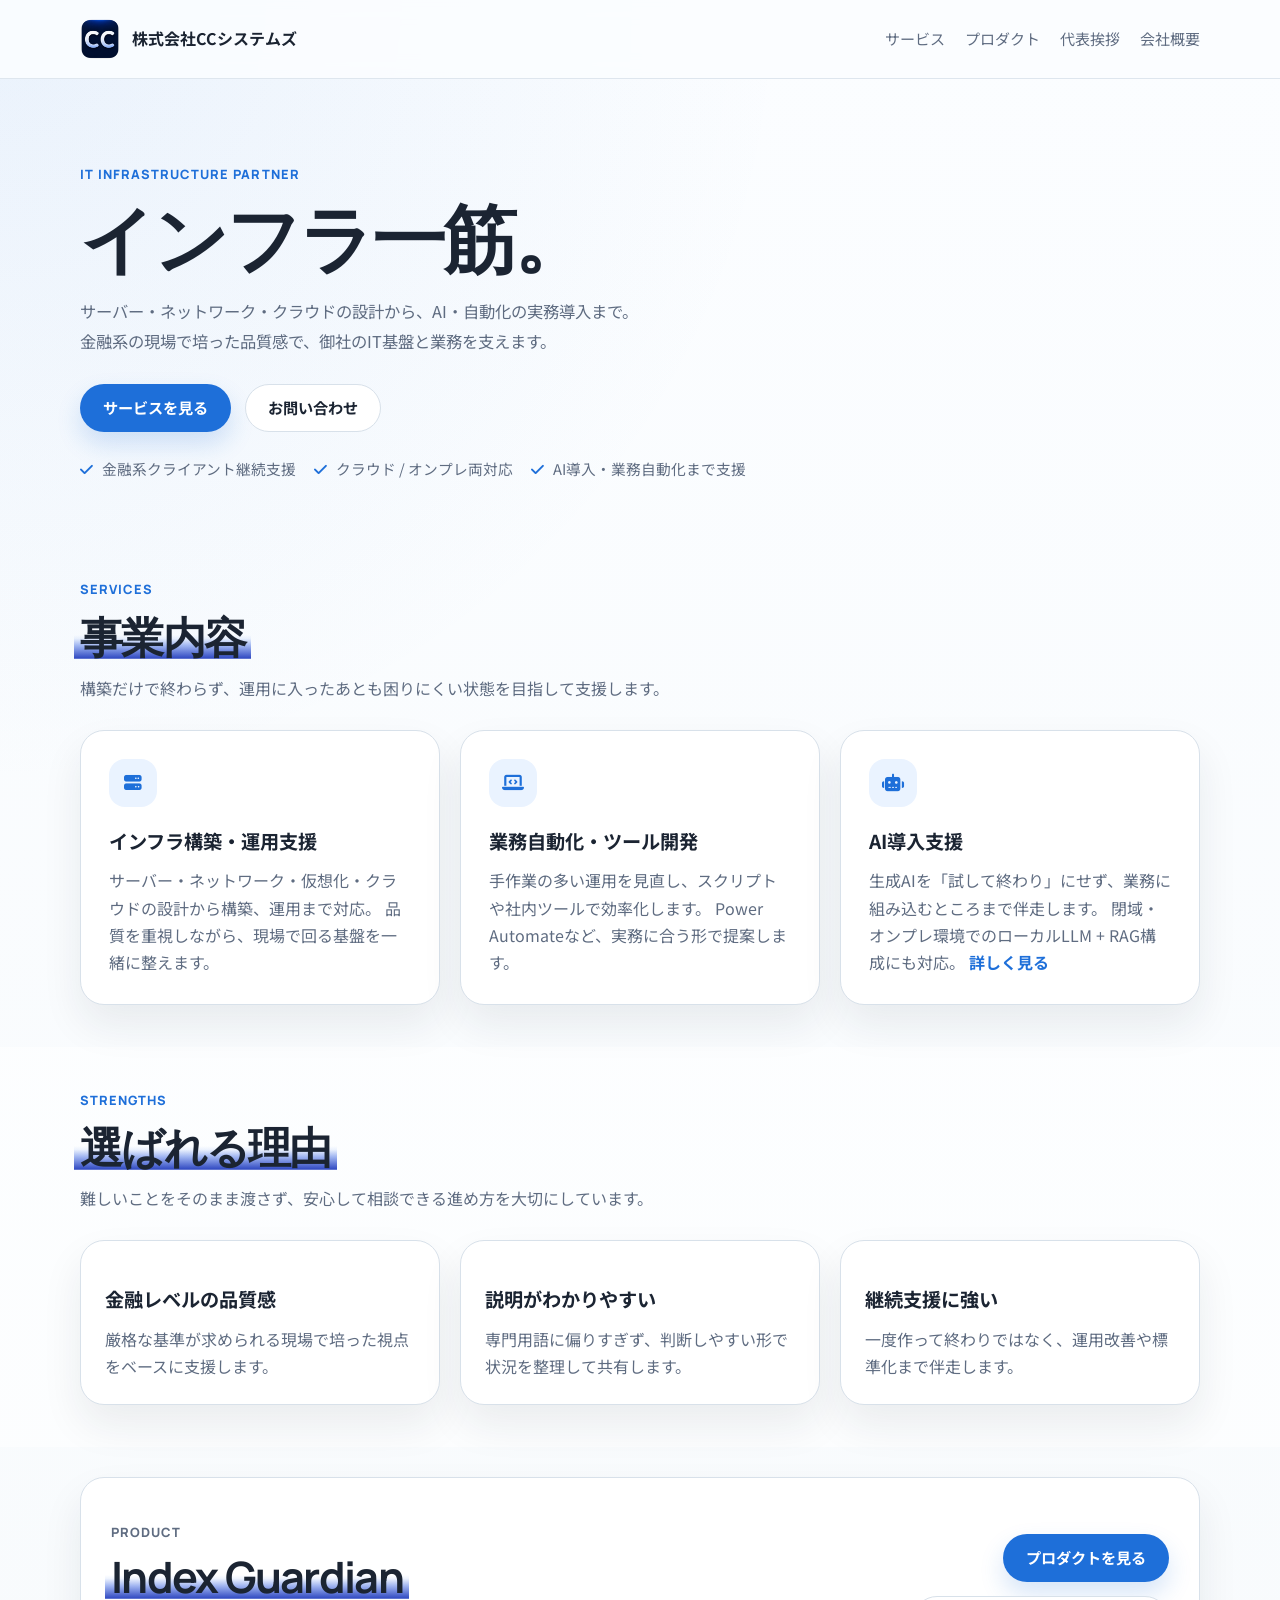
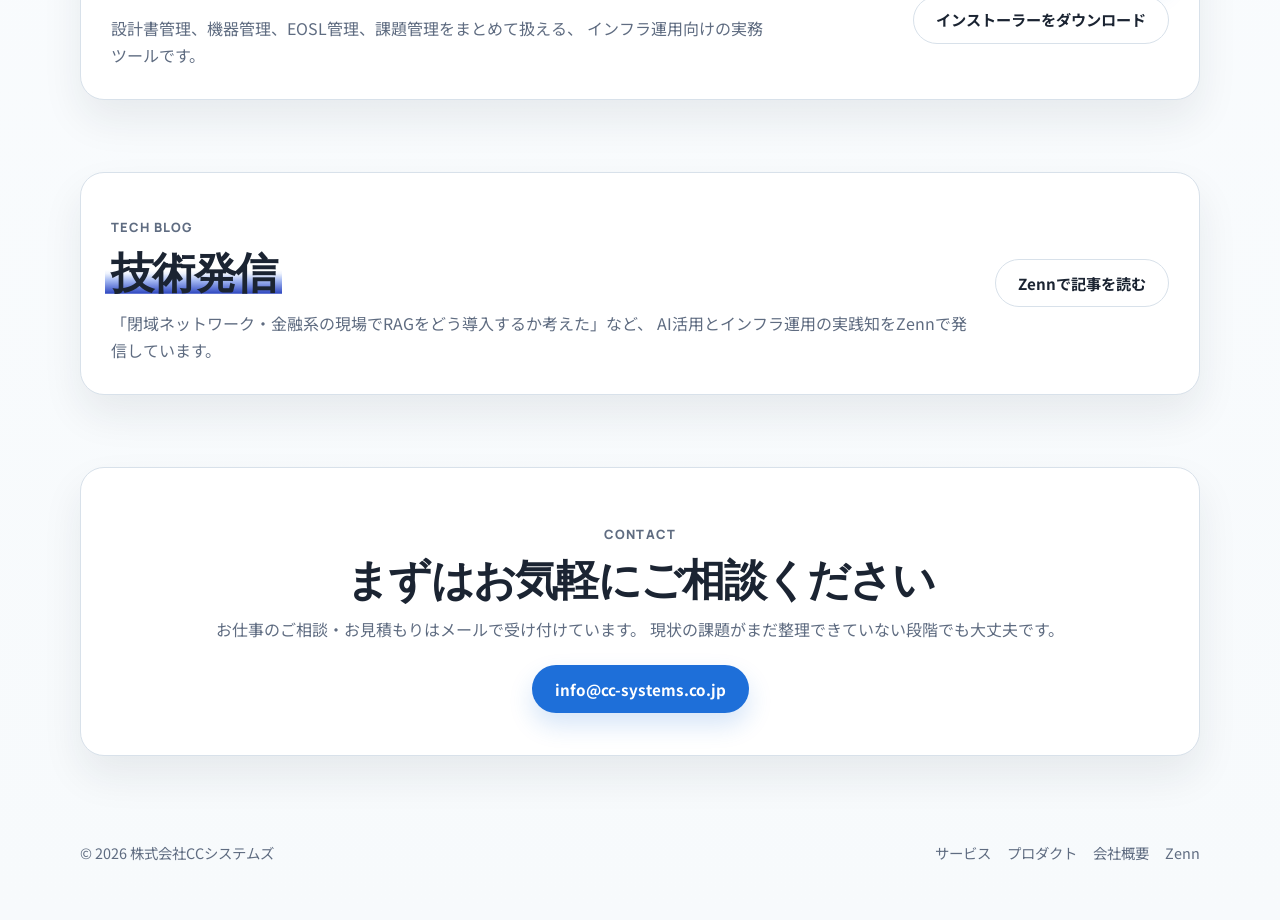
<file: index.html>
<!DOCTYPE html>
<html lang="ja">
<head>
  <meta charset="UTF-8">
  <meta name="viewport" content="width=device-width, initial-scale=1.0">
  <meta name="description" content="株式会社CCシステムズは、ITインフラの設計・構築・運用改善からAI導入支援までを行う会社です。金融系で培った品質で、閉域・オンプレ環境でのAI活用も支えます。">
  <title>株式会社CCシステムズ</title>
  <link rel="stylesheet" href="index-simple.css">
  <link rel="icon" type="image/png" href="images/Company_icon.png">
  <link rel="stylesheet" href="https://cdnjs.cloudflare.com/ajax/libs/font-awesome/6.5.0/css/all.min.css">
</head>
<body>
  <header class="site-header">
    <div class="container header-inner">
      <a class="brand" href="index.html">
        <img class="brand-mark" src="images/Company_icon.png" alt="">
        <span class="brand-text">株式会社CCシステムズ</span>
      </a>
      <nav class="site-nav" aria-label="Primary">
        <a href="service.html">サービス</a>
        <a href="product.html">プロダクト</a>
        <a href="about.html">代表挨拶</a>
        <a href="company.html">会社概要</a>
      </nav>
    </div>
  </header>

  <main>
    <section class="hero">
      <div class="container hero-grid">
        <div class="hero-copy">
          <p class="eyebrow">IT Infrastructure Partner</p>
          <h1>インフラ一筋。</h1>
          <p class="hero-lead">
            <span class="hero-lead-line">サーバー・ネットワーク・クラウドの設計から、AI・自動化の実務導入まで。</span>
            <span class="hero-lead-line">金融系の現場で培った品質感で、御社のIT基盤と業務を支えます。</span>
          </p>
          <div class="hero-actions">
            <a class="btn btn-primary" href="service.html">サービスを見る</a>
            <a class="btn btn-secondary" href="company.html#contact">お問い合わせ</a>
          </div>
          <div class="hero-points">
            <span><i class="fa-solid fa-check"></i> 金融系クライアント継続支援</span>
            <span><i class="fa-solid fa-check"></i> クラウド / オンプレ両対応</span>
            <span><i class="fa-solid fa-check"></i> AI導入・業務自動化まで支援</span>
          </div>
        </div>
      </div>
    </section>

    <section class="section">
      <div class="container">
        <div class="section-head">
          <p class="section-label">Services</p>
          <h2 class="heading-marker">事業内容</h2>
          <p class="section-copy">
            構築だけで終わらず、運用に入ったあとも困りにくい状態を目指して支援します。
          </p>
        </div>

        <div class="card-grid three-column">
          <article class="info-card">
            <div class="card-icon"><i class="fa-solid fa-server"></i></div>
            <h3>インフラ構築・運用支援</h3>
            <p>
              サーバー・ネットワーク・仮想化・クラウドの設計から構築、運用まで対応。
              品質を重視しながら、現場で回る基盤を一緒に整えます。
            </p>
          </article>

          <article class="info-card">
            <div class="card-icon"><i class="fa-solid fa-laptop-code"></i></div>
            <h3>業務自動化・ツール開発</h3>
            <p>
              手作業の多い運用を見直し、スクリプトや社内ツールで効率化します。
              Power Automateなど、実務に合う形で提案します。
            </p>
          </article>

          <article class="info-card">
            <div class="card-icon"><i class="fa-solid fa-robot"></i></div>
            <h3>AI導入支援</h3>
            <p>
              生成AIを「試して終わり」にせず、業務に組み込むところまで伴走します。
              閉域・オンプレ環境でのローカルLLM + RAG構成にも対応。
              <a class="card-link" href="service.html#ai">詳しく見る</a>
            </p>
          </article>
        </div>
      </div>
    </section>

    <section class="section section-soft">
      <div class="container">
        <div class="section-head">
          <p class="section-label">Strengths</p>
          <h2 class="heading-marker">選ばれる理由</h2>
          <p class="section-copy">
            難しいことをそのまま渡さず、安心して相談できる進め方を大切にしています。
          </p>
        </div>

        <div class="card-grid three-column">
          <article class="info-card compact">
            <h3>金融レベルの品質感</h3>
            <p>厳格な基準が求められる現場で培った視点をベースに支援します。</p>
          </article>
          <article class="info-card compact">
            <h3>説明がわかりやすい</h3>
            <p>専門用語に偏りすぎず、判断しやすい形で状況を整理して共有します。</p>
          </article>
          <article class="info-card compact">
            <h3>継続支援に強い</h3>
            <p>一度作って終わりではなく、運用改善や標準化まで伴走します。</p>
          </article>
        </div>
      </div>
    </section>

    <section class="section">
      <div class="container">
        <div class="product-banner">
          <div class="product-copy">
            <p class="section-label">Product</p>
            <h2>Index Guardian</h2>
            <p>
              設計書管理、機器管理、EOSL管理、課題管理をまとめて扱える、
              インフラ運用向けの実務ツールです。
            </p>
          </div>
          <div class="product-actions">
            <a class="btn btn-primary" href="product.html">プロダクトを見る</a>
            <a class="btn btn-secondary" href="https://github.com/Yoshiki-CCsystems/Index-Guardian/releases" target="_blank" rel="noopener">インストーラーをダウンロード</a>
          </div>
        </div>
      </div>
    </section>

    <section class="section">
      <div class="container">
        <div class="product-banner">
          <div class="product-copy">
            <p class="section-label">Tech Blog</p>
            <h2>技術発信</h2>
            <p>
              「閉域ネットワーク・金融系の現場でRAGをどう導入するか考えた」など、
              AI活用とインフラ運用の実践知をZennで発信しています。
            </p>
          </div>
          <div class="product-actions">
            <a class="btn btn-secondary" href="https://zenn.dev/cc_systems" target="_blank" rel="noopener">Zennで記事を読む</a>
          </div>
        </div>
      </div>
    </section>

    <section class="section">
      <div class="container">
        <div class="contact-box" id="contact">
          <p class="section-label">Contact</p>
          <h2>まずはお気軽にご相談ください</h2>
          <p>
            お仕事のご相談・お見積もりはメールで受け付けています。
            現状の課題がまだ整理できていない段階でも大丈夫です。
          </p>
          <a class="btn btn-primary" href="mailto:info@cc-systems.co.jp">info@cc-systems.co.jp</a>
        </div>
      </div>
    </section>
  </main>

  <footer class="site-footer">
    <div class="container footer-inner">
      <p>© 2026 株式会社CCシステムズ</p>
      <div class="footer-links">
        <a href="service.html">サービス</a>
        <a href="product.html">プロダクト</a>
        <a href="company.html">会社概要</a>
        <a href="https://zenn.dev/cc_systems" target="_blank" rel="noopener">Zenn</a>
      </div>
    </div>
  </footer>
</body>
</html>
</file>
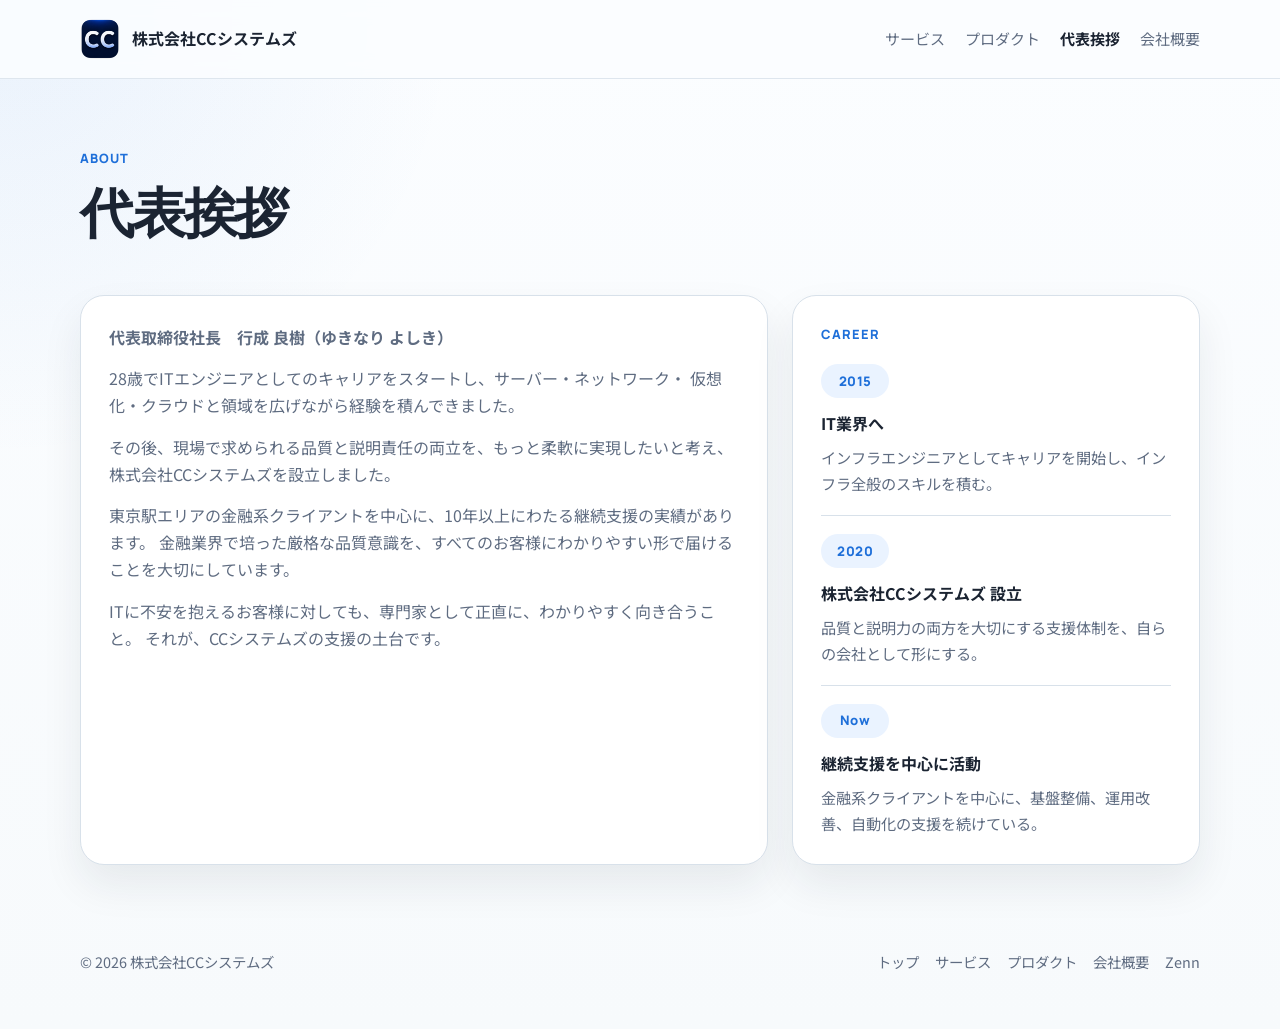
<file: about.html>
<!DOCTYPE html>
<html lang="ja">
<head>
  <meta charset="UTF-8">
  <meta name="viewport" content="width=device-width, initial-scale=1.0">
  <meta name="description" content="株式会社CCシステムズ代表、行成良樹の挨拶と歩みをご紹介します。">
  <title>代表挨拶 | 株式会社CCシステムズ</title>
  <link rel="stylesheet" href="index-simple.css">
  <link rel="stylesheet" href="about-simple.css">
  <link rel="icon" type="image/png" href="images/Company_icon.png">
  <link rel="stylesheet" href="https://cdnjs.cloudflare.com/ajax/libs/font-awesome/6.5.0/css/all.min.css">
</head>
<body>
  <header class="site-header">
    <div class="container header-inner">
      <a class="brand" href="index.html">
        <img class="brand-mark" src="images/Company_icon.png" alt="">
        <span class="brand-text">株式会社CCシステムズ</span>
      </a>
      <nav class="site-nav" aria-label="Primary">
        <a href="service.html">サービス</a>
        <a href="product.html">プロダクト</a>
        <a class="active" href="about.html" aria-current="page">代表挨拶</a>
        <a href="company.html">会社概要</a>
      </nav>
    </div>
  </header>

  <main>
    <section class="page-hero">
      <div class="container">
        <p class="section-label">About</p>
        <h1>代表挨拶</h1>
      </div>
    </section>

    <section class="section">
      <div class="container">
        <div class="about-layout">
          <article class="message-card">
            <p class="message-name">代表取締役社長　行成 良樹（ゆきなり よしき）</p>
            <p>
              28歳でITエンジニアとしてのキャリアをスタートし、サーバー・ネットワーク・
              仮想化・クラウドと領域を広げながら経験を積んできました。
            </p>
            <p>
              その後、現場で求められる品質と説明責任の両立を、もっと柔軟に実現したいと考え、
              株式会社CCシステムズを設立しました。
            </p>
            <p>
              東京駅エリアの金融系クライアントを中心に、10年以上にわたる継続支援の実績があります。
              金融業界で培った厳格な品質意識を、すべてのお客様にわかりやすい形で届けることを大切にしています。
            </p>
            <p>
              ITに不安を抱えるお客様に対しても、専門家として正直に、わかりやすく向き合うこと。
              それが、CCシステムズの支援の土台です。
            </p>
          </article>

          <aside class="career-card">
            <p class="section-label">Career</p>
            <div class="career-item">
              <span class="career-year">2015</span>
              <div class="career-body">
                <strong>IT業界へ</strong>
                <p>インフラエンジニアとしてキャリアを開始し、インフラ全般のスキルを積む。</p>
              </div>
            </div>
            <div class="career-item">
              <span class="career-year">2020</span>
              <div class="career-body">
                <strong>株式会社CCシステムズ 設立</strong>
                <p>品質と説明力の両方を大切にする支援体制を、自らの会社として形にする。</p>
              </div>
            </div>
            <div class="career-item">
              <span class="career-year">Now</span>
              <div class="career-body">
                <strong>継続支援を中心に活動</strong>
                <p>金融系クライアントを中心に、基盤整備、運用改善、自動化の支援を続けている。</p>
              </div>
            </div>
          </aside>
        </div>
      </div>
    </section>

  </main>

  <footer class="site-footer">
    <div class="container footer-inner">
      <p>© 2026 株式会社CCシステムズ</p>
      <div class="footer-links">
        <a href="index.html">トップ</a>
        <a href="service.html">サービス</a>
        <a href="product.html">プロダクト</a>
        <a href="company.html">会社概要</a>
        <a href="https://zenn.dev/cc_systems" target="_blank" rel="noopener">Zenn</a>
      </div>
    </div>
  </footer>
</body>
</html>
</file>
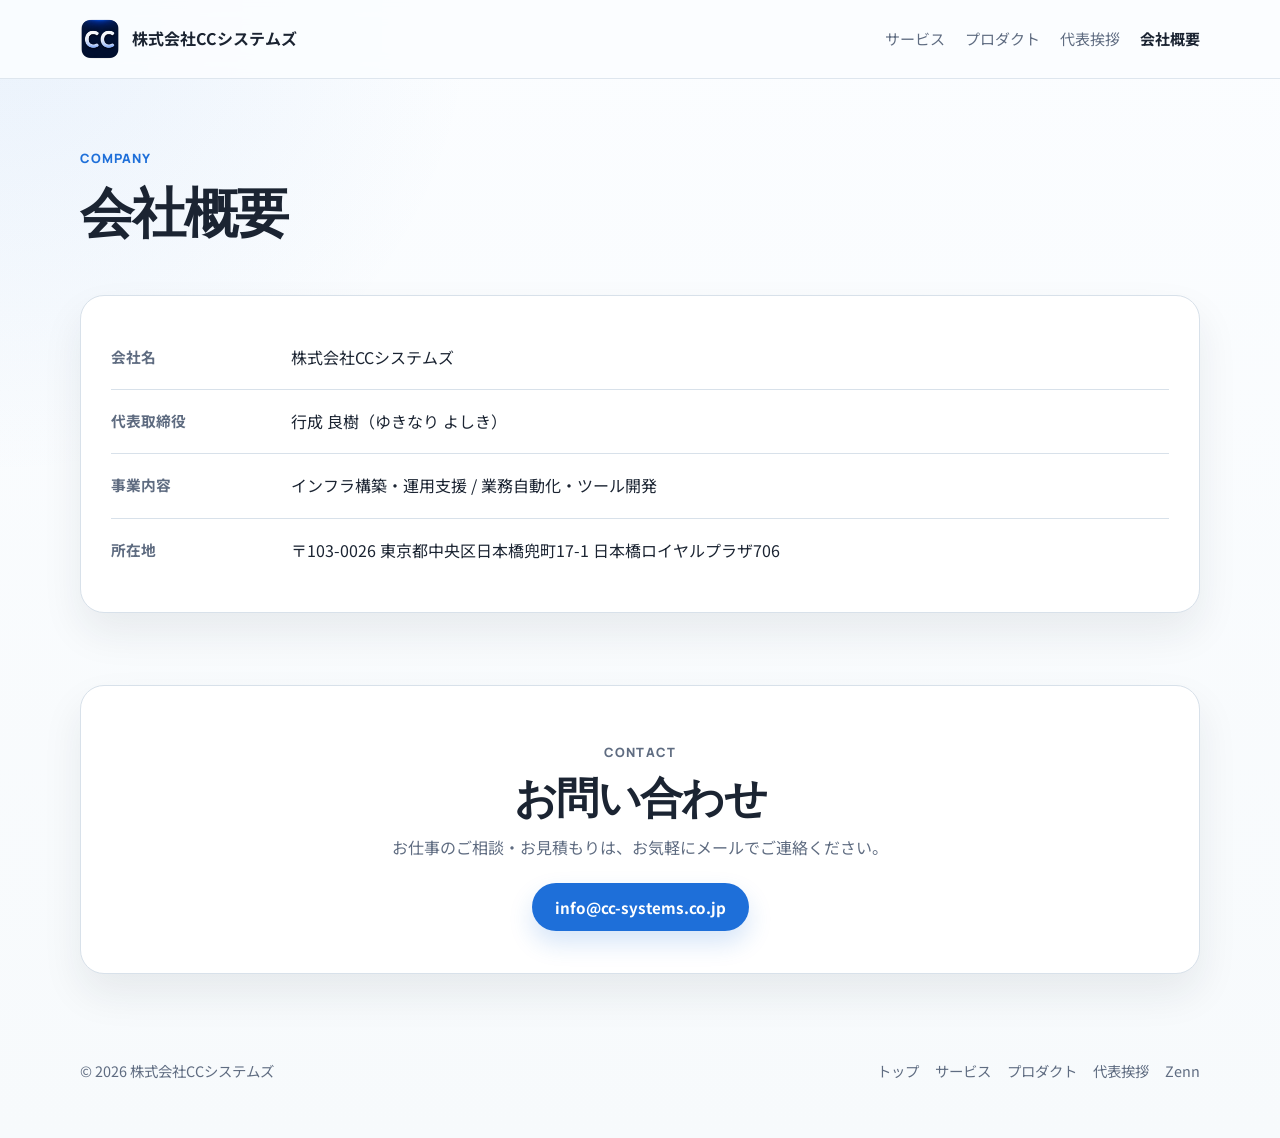
<file: company.html>
<!DOCTYPE html>
<html lang="ja">
<head>
  <meta charset="UTF-8">
  <meta name="viewport" content="width=device-width, initial-scale=1.0">
  <meta name="description" content="株式会社CCシステムズの会社概要、所在地、代表者情報、連絡先をご案内します。">
  <title>会社概要 | 株式会社CCシステムズ</title>
  <link rel="stylesheet" href="index-simple.css">
  <link rel="stylesheet" href="company-simple.css">
  <link rel="icon" type="image/png" href="images/Company_icon.png">
  <link rel="stylesheet" href="https://cdnjs.cloudflare.com/ajax/libs/font-awesome/6.5.0/css/all.min.css">
</head>
<body>
  <header class="site-header">
    <div class="container header-inner">
      <a class="brand" href="index.html">
        <img class="brand-mark" src="images/Company_icon.png" alt="">
        <span class="brand-text">株式会社CCシステムズ</span>
      </a>
      <nav class="site-nav" aria-label="Primary">
        <a href="service.html">サービス</a>
        <a href="product.html">プロダクト</a>
        <a href="about.html">代表挨拶</a>
        <a class="active" href="company.html" aria-current="page">会社概要</a>
      </nav>
    </div>
  </header>

  <main>
    <section class="page-hero">
      <div class="container">
        <p class="section-label">Company</p>
        <h1>会社概要</h1>
      </div>
    </section>

    <section class="section">
      <div class="container">
        <div class="company-card">
          <table class="company-table">
            <tr>
              <th>会社名</th>
              <td>株式会社CCシステムズ</td>
            </tr>
            <tr>
              <th>代表取締役</th>
              <td>行成 良樹（ゆきなり よしき）</td>
            </tr>
            <tr>
              <th>事業内容</th>
              <td>インフラ構築・運用支援 / 業務自動化・ツール開発</td>
            </tr>
            <tr>
              <th>所在地</th>
              <td>〒103-0026 東京都中央区日本橋兜町17-1 日本橋ロイヤルプラザ706</td>
            </tr>
          </table>
        </div>
      </div>
    </section>

    <section class="section">
      <div class="container">
        <div class="contact-box" id="contact">
          <p class="section-label">Contact</p>
          <h2>お問い合わせ</h2>
          <p>お仕事のご相談・お見積もりは、お気軽にメールでご連絡ください。</p>
          <a class="btn btn-primary" href="mailto:info@cc-systems.co.jp">info@cc-systems.co.jp</a>
        </div>
      </div>
    </section>
  </main>

  <footer class="site-footer">
    <div class="container footer-inner">
      <p>© 2026 株式会社CCシステムズ</p>
      <div class="footer-links">
        <a href="index.html">トップ</a>
        <a href="service.html">サービス</a>
        <a href="product.html">プロダクト</a>
        <a href="about.html">代表挨拶</a>
        <a href="https://zenn.dev/cc_systems" target="_blank" rel="noopener">Zenn</a>
      </div>
    </div>
  </footer>
</body>
</html>
</file>
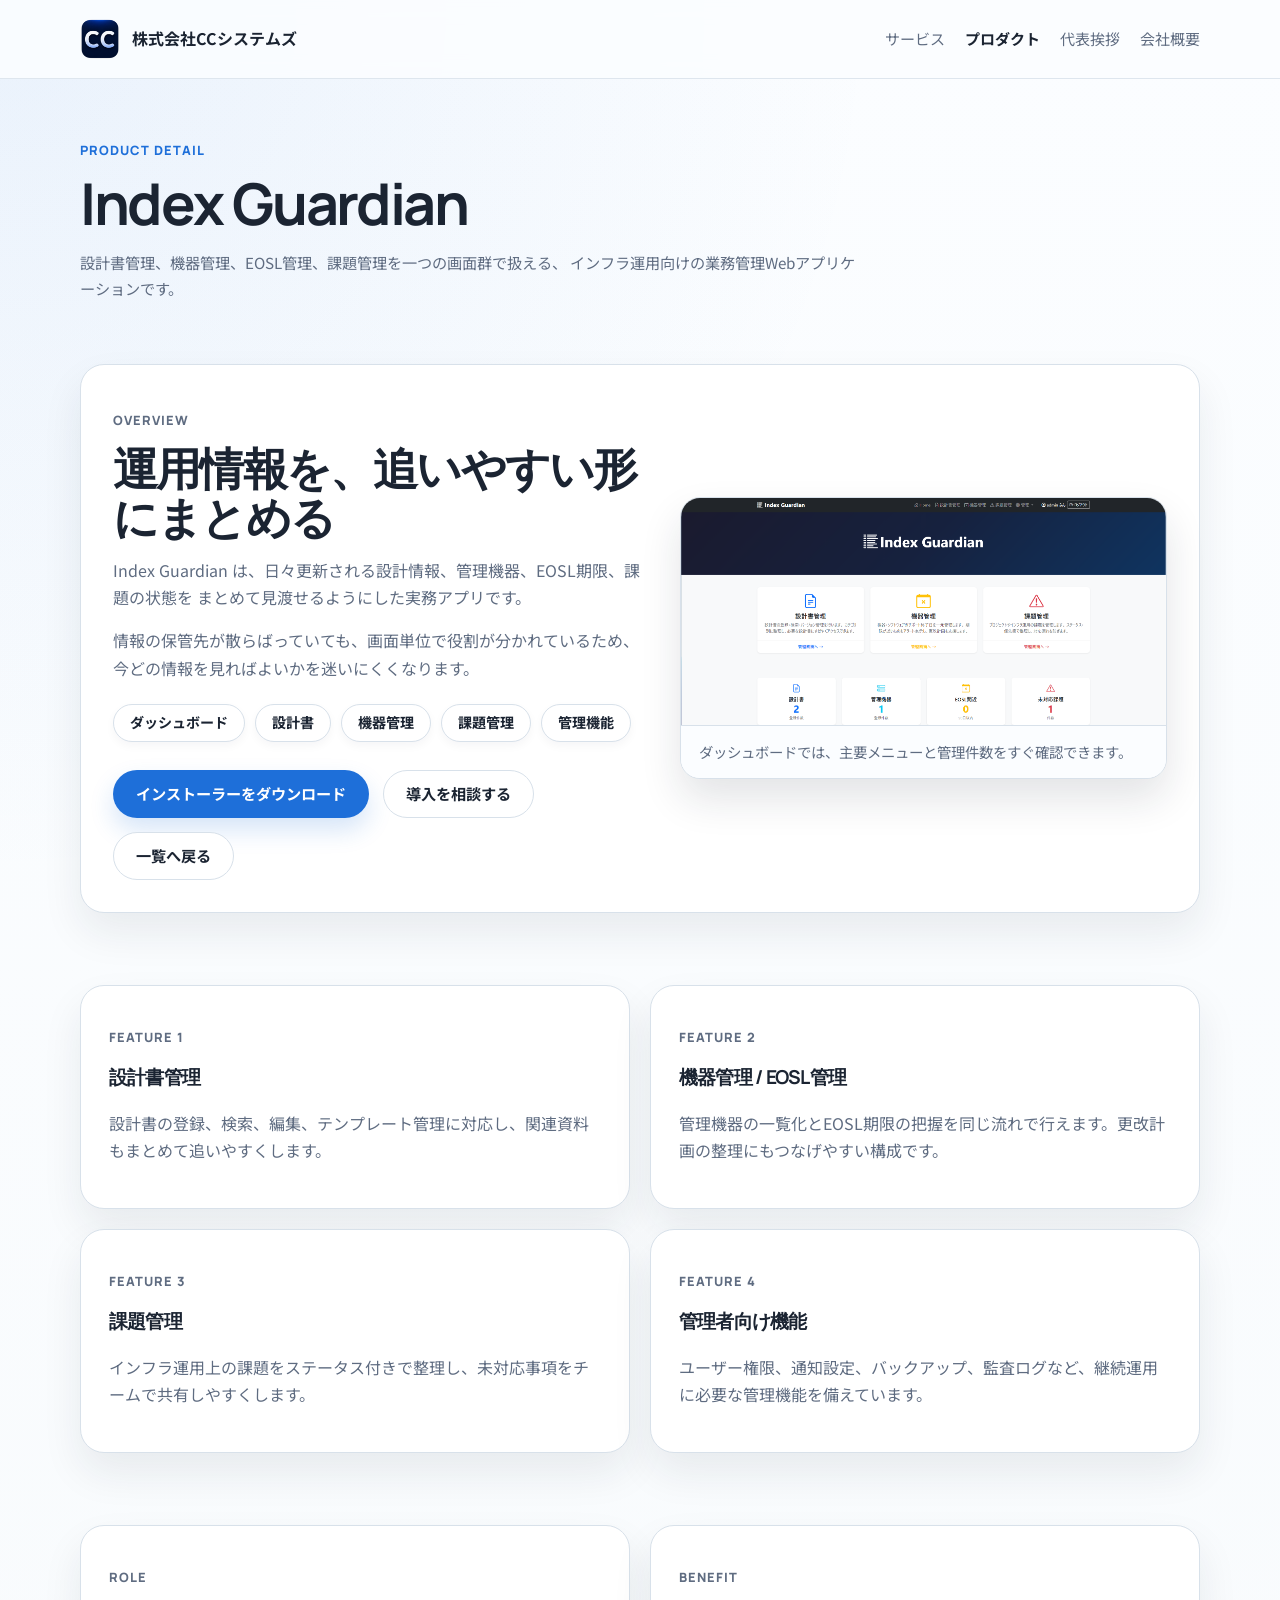
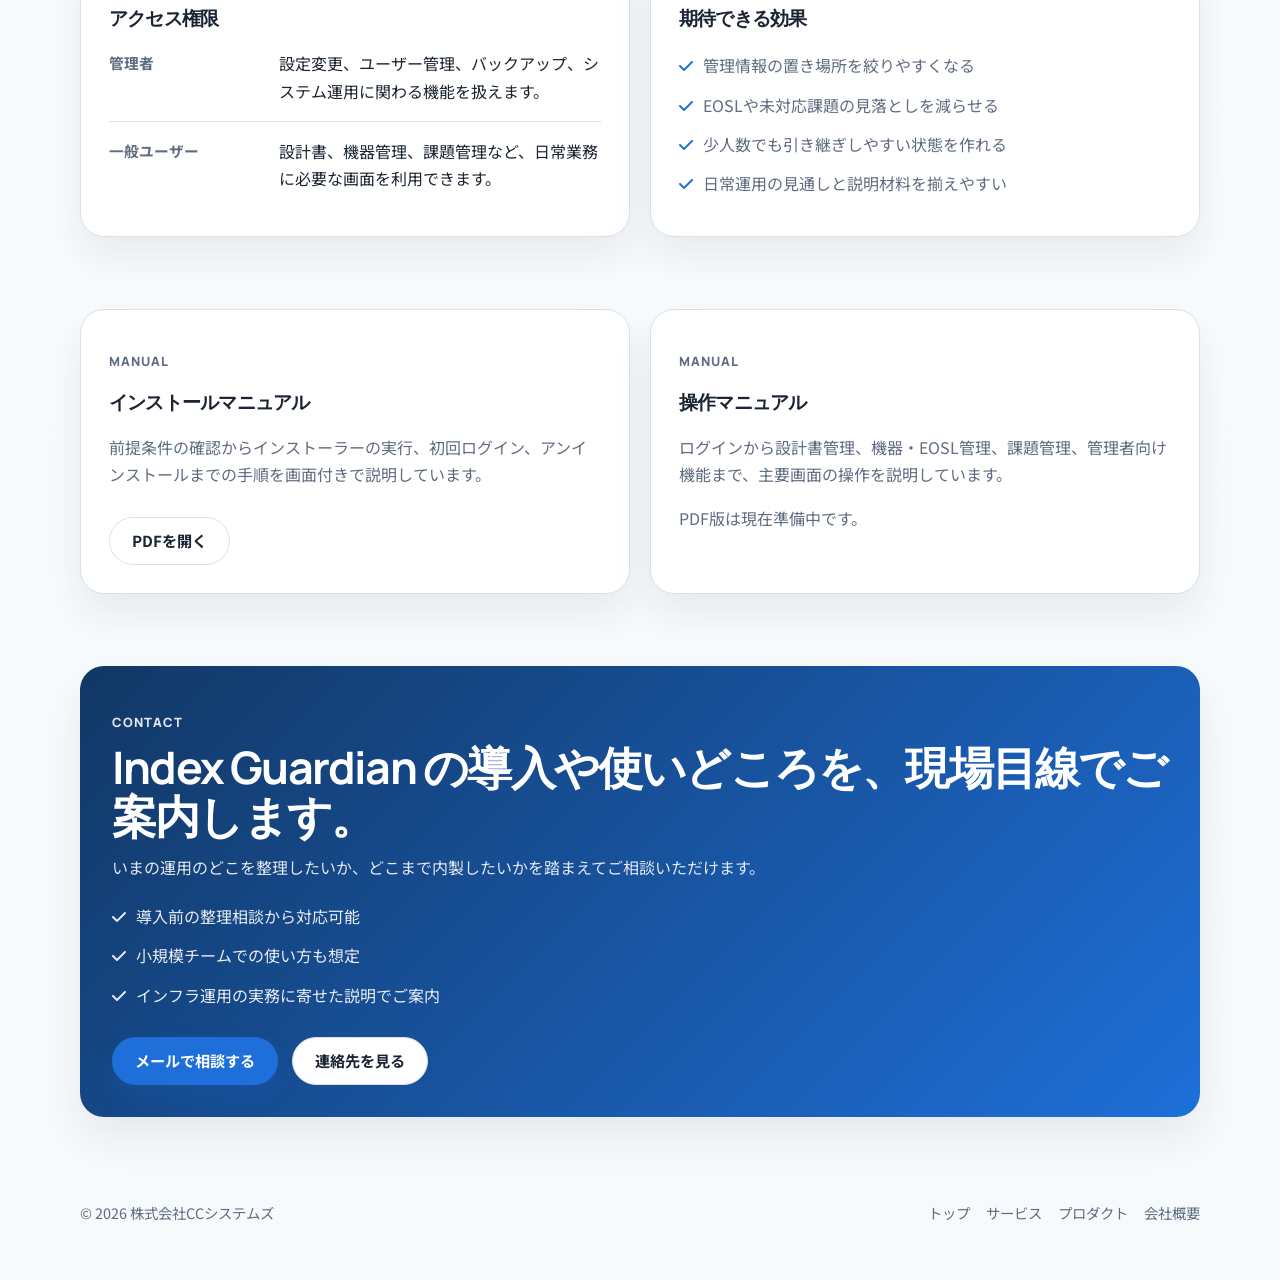
<file: index-guardian.html>
<!DOCTYPE html>
<html lang="ja">
<head>
  <meta charset="UTF-8">
  <meta name="viewport" content="width=device-width, initial-scale=1.0">
  <meta name="description" content="Index Guardian は、設計書管理、機器のEOSL管理、課題管理を一元化するインフラ運用向けWebアプリケーションです。">
  <title>Index Guardian | 株式会社CCシステムズ</title>
  <link rel="stylesheet" href="index-simple.css">
  <link rel="stylesheet" href="product-simple.css">
  <link rel="icon" type="image/png" href="images/Company_icon.png">
  <link rel="stylesheet" href="https://cdnjs.cloudflare.com/ajax/libs/font-awesome/6.5.0/css/all.min.css">
</head>
<body>
  <header class="site-header">
    <div class="container header-inner">
      <a class="brand" href="index.html">
        <img class="brand-mark" src="images/Company_icon.png" alt="">
        <span class="brand-text">株式会社CCシステムズ</span>
      </a>
      <nav class="site-nav" aria-label="Primary">
        <a href="service.html">サービス</a>
        <a class="active" href="product.html" aria-current="page">プロダクト</a>
        <a href="about.html">代表挨拶</a>
        <a href="company.html">会社概要</a>
      </nav>
    </div>
  </header>

  <main>
    <section class="page-hero">
      <div class="container">
        <p class="section-label">Product Detail</p>
        <h1>Index Guardian</h1>
        <p class="page-lead">
          設計書管理、機器管理、EOSL管理、課題管理を一つの画面群で扱える、
          インフラ運用向けの業務管理Webアプリケーションです。
        </p>
      </div>
    </section>

    <section class="section">
      <div class="container">
        <div class="product-showcase">
          <div>
            <p class="section-label">Overview</p>
            <h2>運用情報を、追いやすい形にまとめる</h2>
            <p>
              Index Guardian は、日々更新される設計情報、管理機器、EOSL期限、課題の状態を
              まとめて見渡せるようにした実務アプリです。
            </p>
            <p>
              情報の保管先が散らばっていても、画面単位で役割が分かれているため、
              今どの情報を見ればよいかを迷いにくくなります。
            </p>
            <div class="badge-list">
              <span class="badge">ダッシュボード</span>
              <span class="badge">設計書</span>
              <span class="badge">機器管理</span>
              <span class="badge">課題管理</span>
              <span class="badge">管理機能</span>
            </div>
            <div class="hero-actions">
              <a class="btn btn-primary" href="https://github.com/Yoshiki-CCsystems/Index-Guardian/releases" target="_blank" rel="noopener">インストーラーをダウンロード</a>
              <a class="btn btn-secondary" href="mailto:info@cc-systems.co.jp">導入を相談する</a>
              <a class="btn btn-secondary" href="product.html">一覧へ戻る</a>
            </div>
          </div>
          <figure class="app-shot">
            <img src="images/1.PNG" alt="Index Guardian のダッシュボード画面">
            <figcaption class="shot-caption">
              ダッシュボードでは、主要メニューと管理件数をすぐ確認できます。
            </figcaption>
          </figure>
        </div>
      </div>
    </section>

    <section class="section">
      <div class="container">
        <div class="summary-grid">
          <article class="summary-card">
            <p class="section-label">Feature 1</p>
            <h3>設計書管理</h3>
            <p>設計書の登録、検索、編集、テンプレート管理に対応し、関連資料もまとめて追いやすくします。</p>
          </article>

          <article class="summary-card">
            <p class="section-label">Feature 2</p>
            <h3>機器管理 / EOSL管理</h3>
            <p>管理機器の一覧化とEOSL期限の把握を同じ流れで行えます。更改計画の整理にもつなげやすい構成です。</p>
          </article>

          <article class="summary-card">
            <p class="section-label">Feature 3</p>
            <h3>課題管理</h3>
            <p>インフラ運用上の課題をステータス付きで整理し、未対応事項をチームで共有しやすくします。</p>
          </article>

          <article class="summary-card">
            <p class="section-label">Feature 4</p>
            <h3>管理者向け機能</h3>
            <p>ユーザー権限、通知設定、バックアップ、監査ログなど、継続運用に必要な管理機能を備えています。</p>
          </article>
        </div>
      </div>
    </section>

    <section class="section">
      <div class="container">
        <div class="summary-grid">
          <article class="table-card">
            <p class="section-label">Role</p>
            <h3>アクセス権限</h3>
            <div class="table-wrap">
              <table class="role-table">
                <tr>
                  <th>管理者</th>
                  <td>設定変更、ユーザー管理、バックアップ、システム運用に関わる機能を扱えます。</td>
                </tr>
                <tr>
                  <th>一般ユーザー</th>
                  <td>設計書、機器管理、課題管理など、日常業務に必要な画面を利用できます。</td>
                </tr>
              </table>
            </div>
          </article>

          <article class="table-card">
            <p class="section-label">Benefit</p>
            <h3>期待できる効果</h3>
            <ul class="info-list">
              <li><i class="fa-solid fa-check"></i>管理情報の置き場所を絞りやすくなる</li>
              <li><i class="fa-solid fa-check"></i>EOSLや未対応課題の見落としを減らせる</li>
              <li><i class="fa-solid fa-check"></i>少人数でも引き継ぎしやすい状態を作れる</li>
              <li><i class="fa-solid fa-check"></i>日常運用の見通しと説明材料を揃えやすい</li>
            </ul>
          </article>
        </div>
      </div>
    </section>

    <section class="section">
      <div class="container">
        <div class="summary-grid">
          <article class="summary-card">
            <p class="section-label">Manual</p>
            <h3>インストールマニュアル</h3>
            <p>前提条件の確認からインストーラーの実行、初回ログイン、アンインストールまでの手順を画面付きで説明しています。</p>
            <div class="hero-actions">
              <a class="btn btn-secondary" href="manual/install/インストールマニュアル.pdf" target="_blank" rel="noopener">PDFを開く</a>
            </div>
          </article>
          <article class="summary-card">
            <p class="section-label">Manual</p>
            <h3>操作マニュアル</h3>
            <p>ログインから設計書管理、機器・EOSL管理、課題管理、管理者向け機能まで、主要画面の操作を説明しています。</p>
            <p>PDF版は現在準備中です。</p>
          </article>
        </div>
      </div>
    </section>

    <section class="section">
      <div class="container">
        <div class="note-panel">
          <p class="section-label">Contact</p>
          <h2>Index Guardian の導入や使いどころを、現場目線でご案内します。</h2>
          <p>いまの運用のどこを整理したいか、どこまで内製したいかを踏まえてご相談いただけます。</p>
          <ul class="note-list">
            <li><i class="fa-solid fa-check"></i>導入前の整理相談から対応可能</li>
            <li><i class="fa-solid fa-check"></i>小規模チームでの使い方も想定</li>
            <li><i class="fa-solid fa-check"></i>インフラ運用の実務に寄せた説明でご案内</li>
          </ul>
          <div class="hero-actions">
            <a class="btn btn-primary" href="mailto:info@cc-systems.co.jp">メールで相談する</a>
            <a class="btn btn-secondary" href="company.html#contact">連絡先を見る</a>
          </div>
        </div>
      </div>
    </section>
  </main>

  <footer class="site-footer">
    <div class="container footer-inner">
      <p>© 2026 株式会社CCシステムズ</p>
      <div class="footer-links">
        <a href="index.html">トップ</a>
        <a href="service.html">サービス</a>
        <a href="product.html">プロダクト</a>
        <a href="company.html">会社概要</a>
      </div>
    </div>
  </footer>
</body>
</html>
</file>
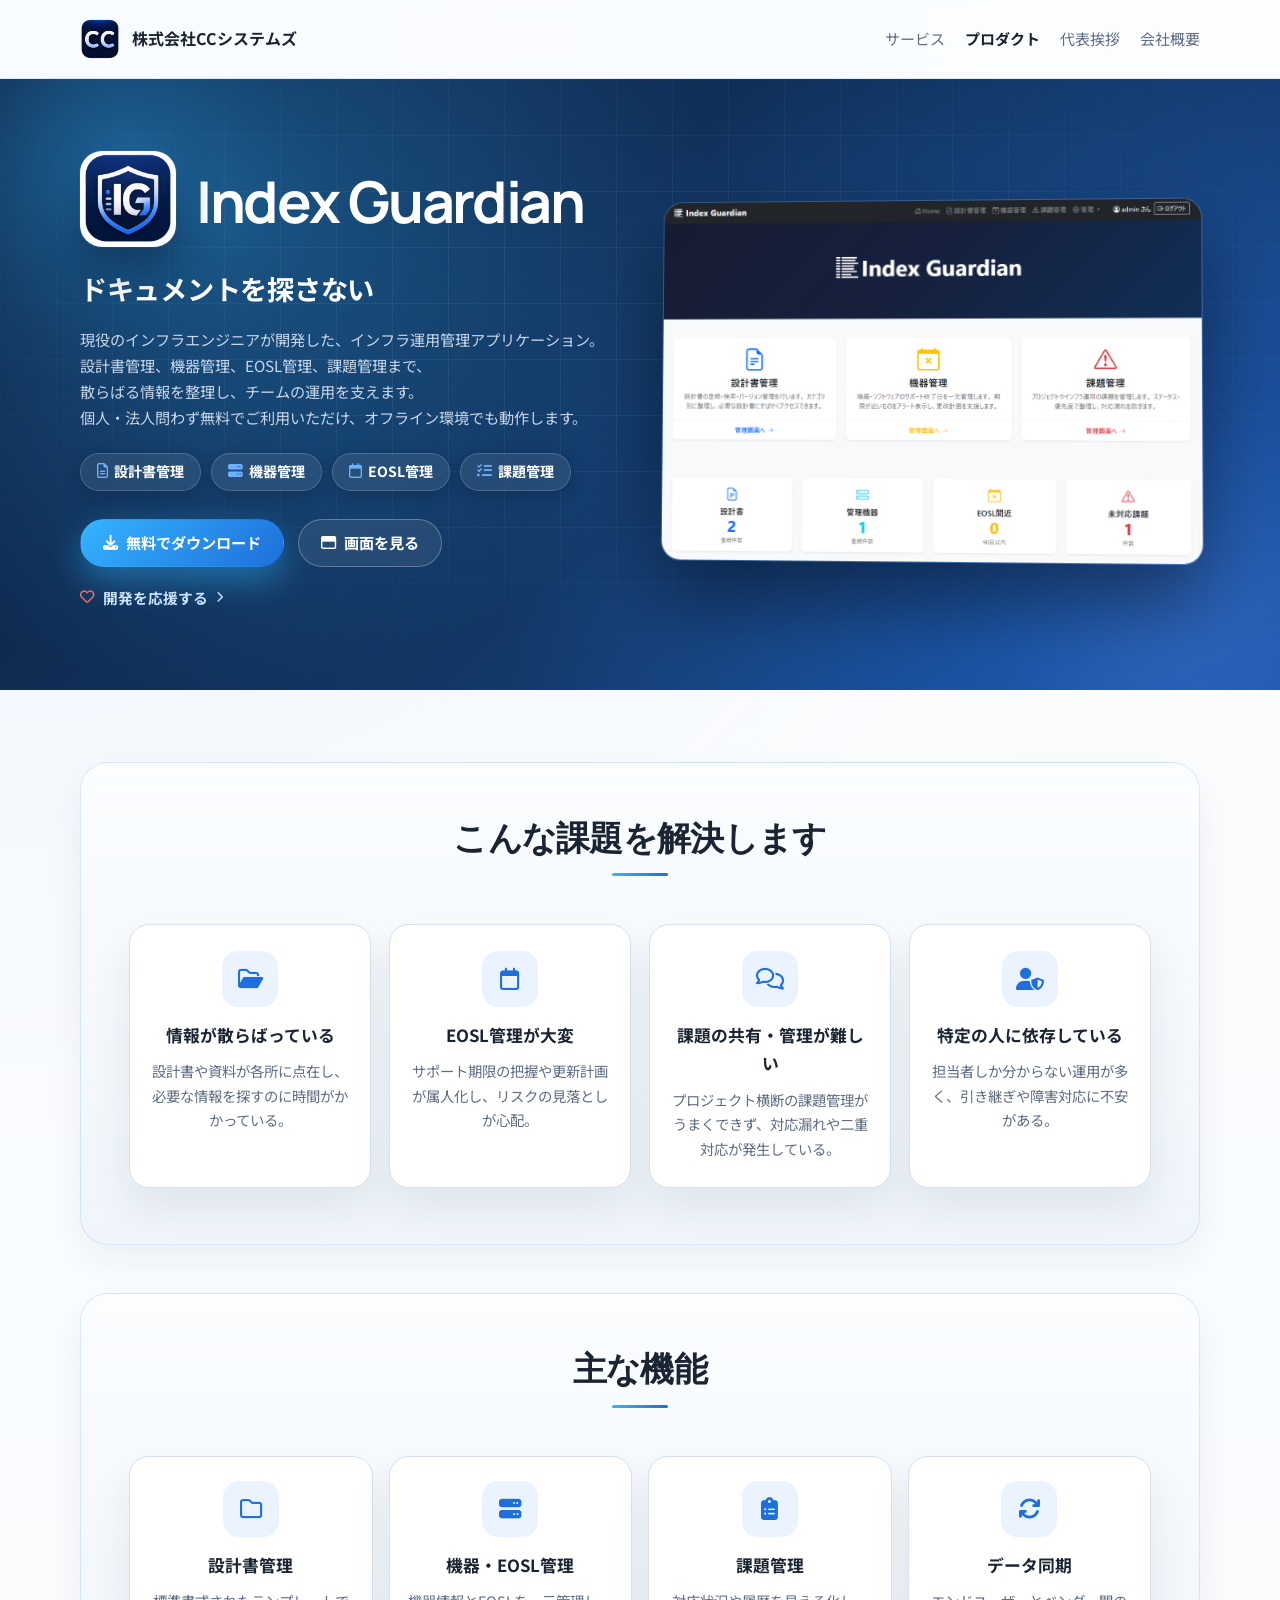
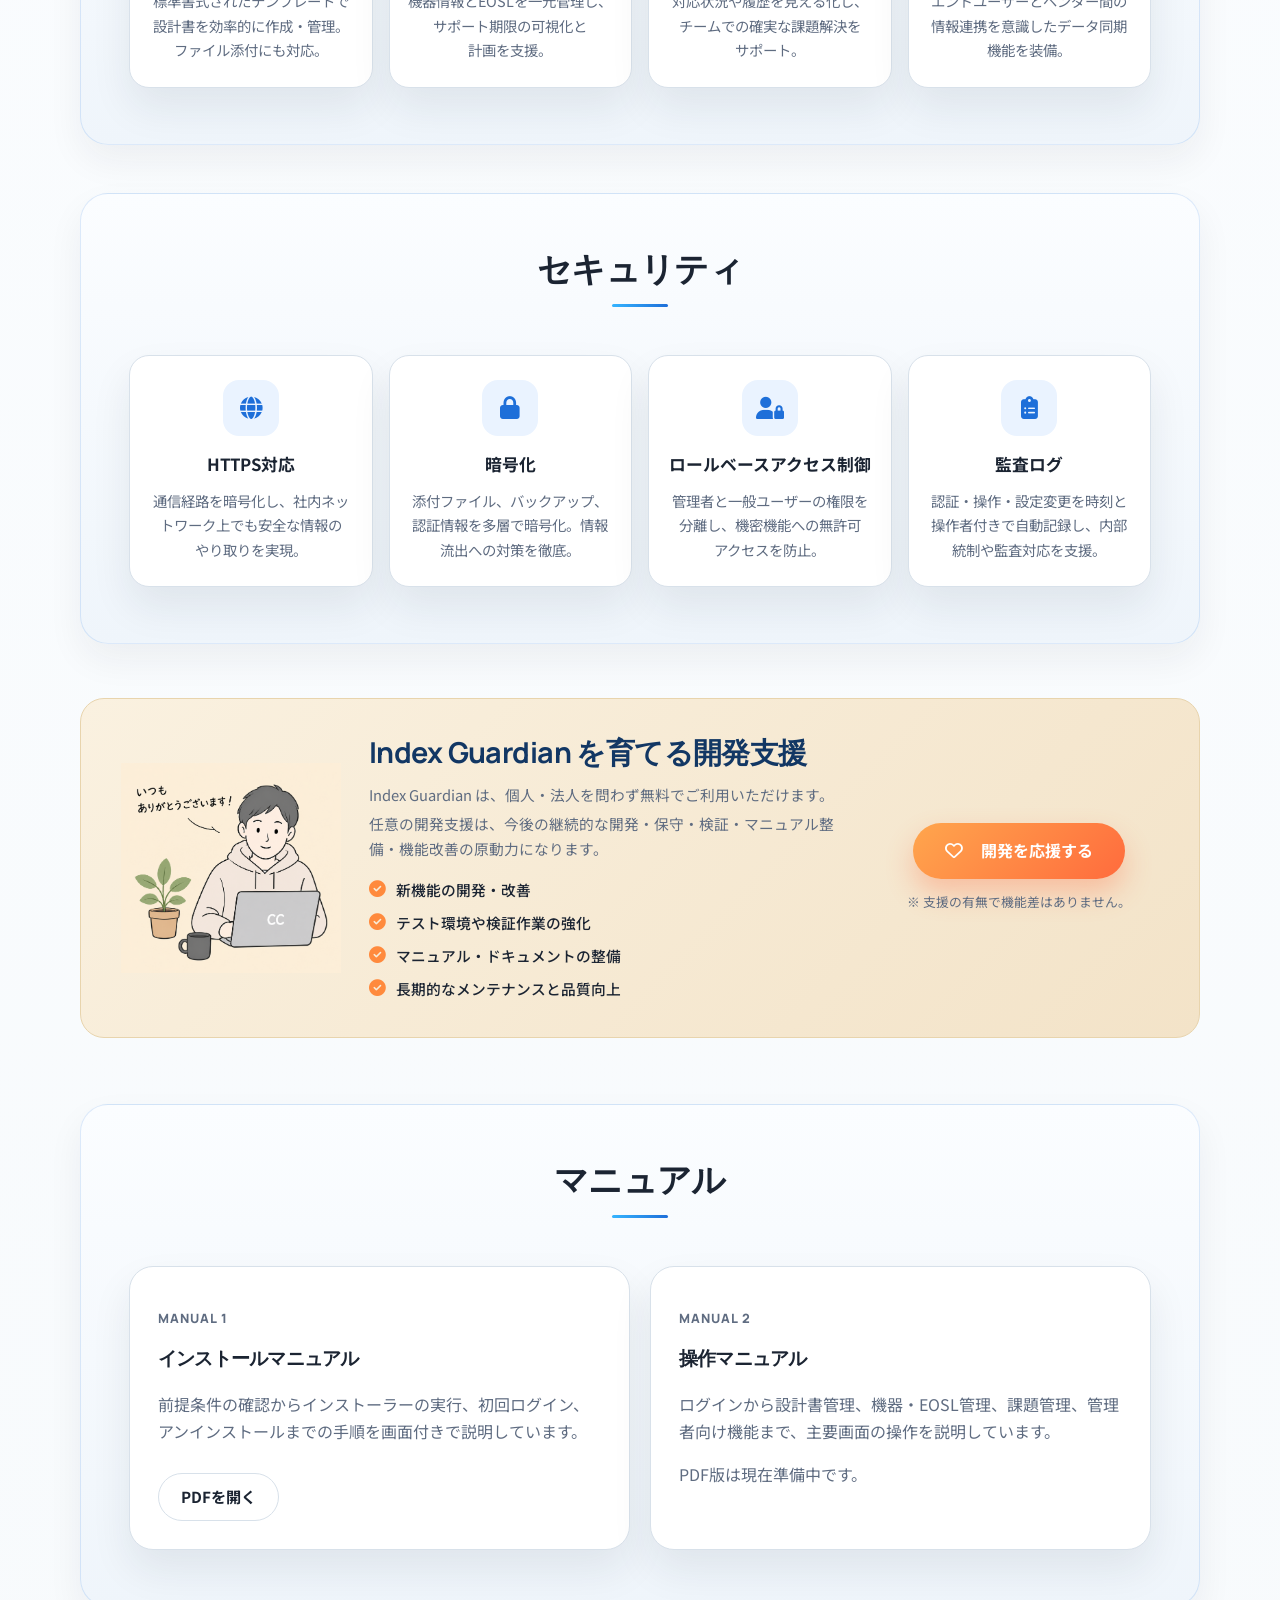
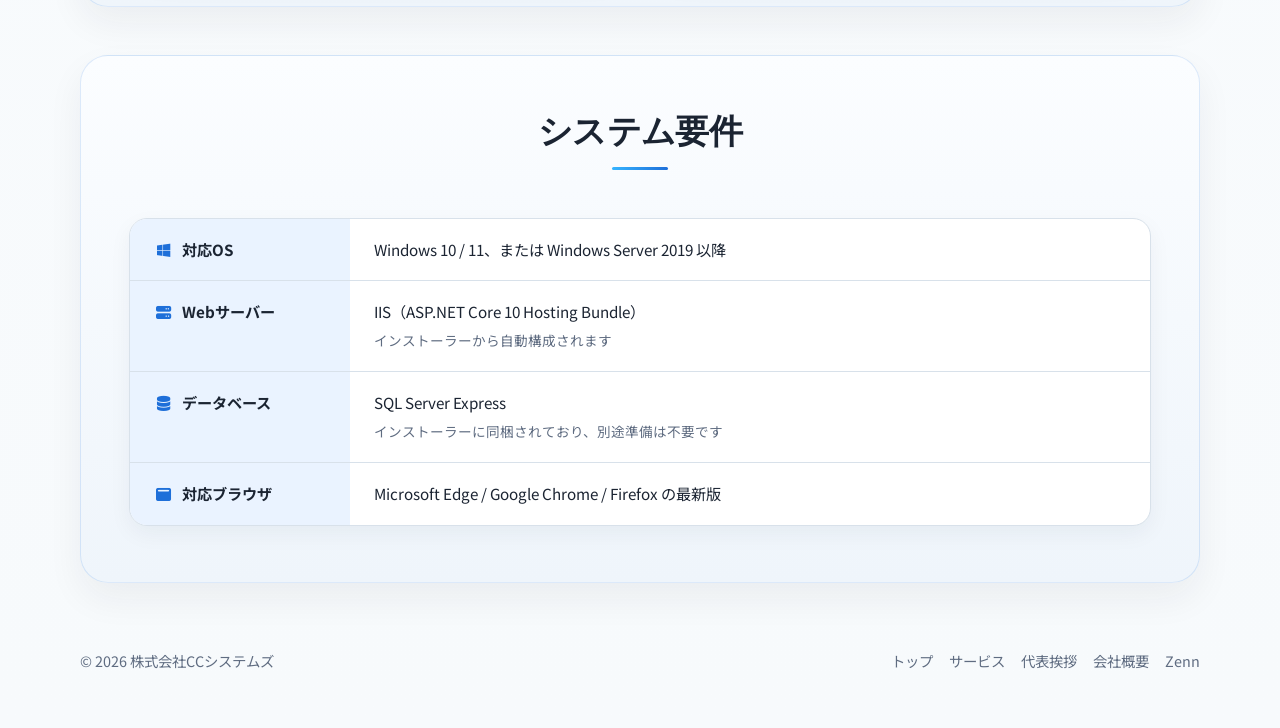
<file: product.html>
<!DOCTYPE html>
<html lang="ja">
<head>
  <meta charset="UTF-8">
  <meta name="viewport" content="width=device-width, initial-scale=1.0">
  <meta name="description" content="Index Guardian は、設計書管理、機器のEOSL管理、課題管理を一つにまとめる無料のインフラ運用向けWebアプリケーションです。">
  <title>Index Guardian | 株式会社CCシステムズ</title>
  <link rel="icon" type="image/png" href="images/Index_Guardian_icon.png">
  <link rel="apple-touch-icon" href="images/Index_Guardian_icon.png">
  <link rel="stylesheet" href="index-simple.css">
  <link rel="stylesheet" href="product-simple.css">
  <link rel="stylesheet" href="https://cdnjs.cloudflare.com/ajax/libs/font-awesome/6.5.0/css/all.min.css">
</head>
<body>
  <header class="site-header">
    <div class="container header-inner">
      <a class="brand" href="index.html">
        <img class="brand-mark" src="images/Company_icon.png" alt="">
        <span class="brand-text">株式会社CCシステムズ</span>
      </a>
      <nav class="site-nav" aria-label="Primary">
        <a href="service.html">サービス</a>
        <a class="active" href="product.html" aria-current="page">プロダクト</a>
        <a href="about.html">代表挨拶</a>
        <a href="company.html">会社概要</a>
      </nav>
    </div>
  </header>

  <main>
    <section class="page-hero hero-dark">
      <div class="hero-bg" aria-hidden="true">
        <div class="hero-grid-pattern"></div>
        <div class="hero-orb hero-orb-1"></div>
        <div class="hero-orb hero-orb-2"></div>
      </div>
      <div class="container">
        <div class="hero-grid">
          <div class="hero-copy">
            <div class="product-headline">
              <div class="product-icon-mark">
                <span class="product-icon-glow" aria-hidden="true"></span>
                <img src="images/Index_Guardian_icon.png" alt="Index Guardian アイコン">
              </div>
              <div class="product-headline-text">
                <h1>Index Guardian</h1>
              </div>
            </div>
            <p class="hero-tagline">ドキュメントを探さない</p>
            <p class="page-lead">
              現役のインフラエンジニアが開発した、インフラ運用管理アプリケーション。<br>
              設計書管理、機器管理、EOSL管理、課題管理まで、<br>
              散らばる情報を整理し、チームの運用を支えます。<br>
              個人・法人問わず無料でご利用いただけ、オフライン環境でも動作します。
            </p>
            <div class="badge-list">
              <span class="badge"><i class="fa-regular fa-file-lines"></i>設計書管理</span>
              <span class="badge"><i class="fa-solid fa-server"></i>機器管理</span>
              <span class="badge"><i class="fa-regular fa-calendar"></i>EOSL管理</span>
              <span class="badge"><i class="fa-solid fa-list-check"></i>課題管理</span>
            </div>
            <div class="hero-actions">
              <a class="btn btn-primary" href="https://github.com/Yoshiki-CCsystems/Index-Guardian/releases" target="_blank" rel="noopener">
                <i class="fa-solid fa-download"></i>無料でダウンロード
              </a>
              <a class="btn btn-secondary" href="index-guardian.html">
                <i class="fa-regular fa-window-maximize"></i>画面を見る
              </a>
            </div>
            <a class="support-inline-link" href="#support">
              <i class="fa-regular fa-heart"></i>開発を応援する
              <i class="fa-solid fa-chevron-right support-inline-chevron"></i>
            </a>
          </div>
          <figure class="app-shot app-shot-floating">
            <img src="images/IndexGuardian_toppage.PNG" alt="Index Guardian のダッシュボード画面">
          </figure>
        </div>
      </div>
    </section>

    <section class="section section-frame">
      <div class="container">
        <div class="section-heading">
          <h2 class="section-title-center">こんな課題を解決します</h2>
        </div>
        <div class="problem-grid">
          <article class="problem-card">
            <div class="card-icon"><i class="fa-regular fa-folder-open"></i></div>
            <h3>情報が散らばっている</h3>
            <p>設計書や資料が各所に点在し、必要な情報を探すのに時間がかかっている。</p>
          </article>
          <article class="problem-card">
            <div class="card-icon"><i class="fa-regular fa-calendar"></i></div>
            <h3>EOSL管理が大変</h3>
            <p>サポート期限の把握や更新計画が属人化し、リスクの見落としが心配。</p>
          </article>
          <article class="problem-card">
            <div class="card-icon"><i class="fa-regular fa-comments"></i></div>
            <h3>課題の共有・管理が難しい</h3>
            <p>プロジェクト横断の課題管理がうまくできず、対応漏れや二重対応が発生している。</p>
          </article>
          <article class="problem-card">
            <div class="card-icon"><i class="fa-solid fa-user-shield"></i></div>
            <h3>特定の人に依存している</h3>
            <p>担当者しか分からない運用が多く、引き継ぎや障害対応に不安がある。</p>
          </article>
        </div>
      </div>
    </section>

    <section class="section section-frame">
      <div class="container">
        <div class="section-heading">
          <h2 class="section-title-center">主な機能</h2>
        </div>
        <div class="feature-grid">
          <article class="feature-card">
            <div class="card-icon"><i class="fa-regular fa-folder"></i></div>
            <h3>設計書管理</h3>
            <p>標準書式されたテンプレートで設計書を効率的に作成・管理。<br>ファイル添付にも対応。</p>
          </article>
          <article class="feature-card">
            <div class="card-icon"><i class="fa-solid fa-server"></i></div>
            <h3>機器・EOSL管理</h3>
            <p>機器情報とEOSLを一元管理し、サポート期限の可視化と<br>計画を支援。</p>
          </article>
          <article class="feature-card">
            <div class="card-icon"><i class="fa-solid fa-clipboard-list"></i></div>
            <h3>課題管理</h3>
            <p>対応状況や履歴を見える化し、チームでの確実な課題解決を<br>サポート。</p>
          </article>
          <article class="feature-card">
            <div class="card-icon"><i class="fa-solid fa-arrows-rotate"></i></div>
            <h3>データ同期</h3>
            <p>エンドユーザーとベンダー間の情報連携を意識したデータ同期機能を装備。</p>
          </article>
        </div>
      </div>
    </section>

    <section class="section section-frame">
      <div class="container">
        <div class="section-heading">
          <h2 class="section-title-center">セキュリティ</h2>
        </div>
        <div class="feature-grid">
          <article class="feature-card">
            <div class="card-icon"><i class="fa-solid fa-globe"></i></div>
            <h3>HTTPS対応</h3>
            <p>通信経路を暗号化し、社内ネットワーク上でも安全な情報の<br>やり取りを実現。</p>
          </article>
          <article class="feature-card">
            <div class="card-icon"><i class="fa-solid fa-lock"></i></div>
            <h3>暗号化</h3>
            <p>添付ファイル、バックアップ、認証情報を多層で暗号化。情報流出への対策を徹底。</p>
          </article>
          <article class="feature-card">
            <div class="card-icon"><i class="fa-solid fa-user-lock"></i></div>
            <h3>ロールベースアクセス制御</h3>
            <p>管理者と一般ユーザーの権限を分離し、機密機能への無許可<br>アクセスを防止。</p>
          </article>
          <article class="feature-card">
            <div class="card-icon"><i class="fa-solid fa-clipboard-list"></i></div>
            <h3>監査ログ</h3>
            <p>認証・操作・設定変更を時刻と操作者付きで自動記録し、内部統制や監査対応を支援。</p>
          </article>
        </div>
      </div>
    </section>

    <section class="section" id="support">
      <div class="container">
        <div class="support-banner">
          <div class="support-banner-art">
            <img src="images/icon.png" alt="いつもありがとうございます">
          </div>
          <div class="support-banner-body">
            <h2>Index Guardian を育てる開発支援</h2>
            <p>Index Guardian は、個人・法人を問わず無料でご利用いただけます。</p>
            <p>任意の開発支援は、今後の継続的な開発・保守・検証・マニュアル整備・機能改善の原動力になります。</p>
            <ul class="support-checklist">
              <li><i class="fa-solid fa-circle-check"></i>新機能の開発・改善</li>
              <li><i class="fa-solid fa-circle-check"></i>テスト環境や検証作業の強化</li>
              <li><i class="fa-solid fa-circle-check"></i>マニュアル・ドキュメントの整備</li>
              <li><i class="fa-solid fa-circle-check"></i>長期的なメンテナンスと品質向上</li>
            </ul>
          </div>
          <div class="support-banner-action">
            <a class="btn btn-support" href="support.html">
              <i class="fa-regular fa-heart"></i>開発を応援する
            </a>
            <p class="support-banner-note">※ 支援の有無で機能差はありません。</p>
          </div>
        </div>
      </div>
    </section>

    <section class="section section-frame">
      <div class="container">
        <div class="section-heading">
          <h2 class="section-title-center">マニュアル</h2>
        </div>
        <div class="summary-grid">
          <article class="summary-card">
            <p class="section-label">Manual 1</p>
            <h3>インストールマニュアル</h3>
            <p>前提条件の確認からインストーラーの実行、初回ログイン、アンインストールまでの手順を画面付きで説明しています。</p>
            <div class="hero-actions">
              <a class="btn btn-secondary" href="manual/install/インストールマニュアル.pdf" target="_blank" rel="noopener">PDFを開く</a>
            </div>
          </article>
          <article class="summary-card">
            <p class="section-label">Manual 2</p>
            <h3>操作マニュアル</h3>
            <p>ログインから設計書管理、機器・EOSL管理、課題管理、管理者向け機能まで、主要画面の操作を説明しています。</p>
            <p>PDF版は現在準備中です。</p>
          </article>
        </div>
      </div>
    </section>

    <section class="section section-frame">
      <div class="container">
        <div class="section-heading">
          <h2 class="section-title-center">システム要件</h2>
        </div>
        <div class="spec-table-wrap">
          <table class="spec-table">
            <tbody>
              <tr>
                <th><i class="fa-brands fa-windows"></i>対応OS</th>
                <td>Windows 10 / 11、または Windows Server 2019 以降</td>
              </tr>
              <tr>
                <th><i class="fa-solid fa-server"></i>Webサーバー</th>
                <td>IIS（ASP.NET Core 10 Hosting Bundle）<br><span class="spec-note">インストーラーから自動構成されます</span></td>
              </tr>
              <tr>
                <th><i class="fa-solid fa-database"></i>データベース</th>
                <td>SQL Server Express<br><span class="spec-note">インストーラーに同梱されており、別途準備は不要です</span></td>
              </tr>
              <tr>
                <th><i class="fa-solid fa-window-maximize"></i>対応ブラウザ</th>
                <td>Microsoft Edge / Google Chrome / Firefox の最新版</td>
              </tr>
            </tbody>
          </table>
        </div>
      </div>
    </section>

  </main>

  <footer class="site-footer">
    <div class="container footer-inner">
      <p>© 2026 株式会社CCシステムズ</p>
      <div class="footer-links">
        <a href="index.html">トップ</a>
        <a href="service.html">サービス</a>
        <a href="about.html">代表挨拶</a>
        <a href="company.html">会社概要</a>
        <a href="https://zenn.dev/cc_systems" target="_blank" rel="noopener">Zenn</a>
      </div>
    </div>
  </footer>
</body>
</html>
</file>
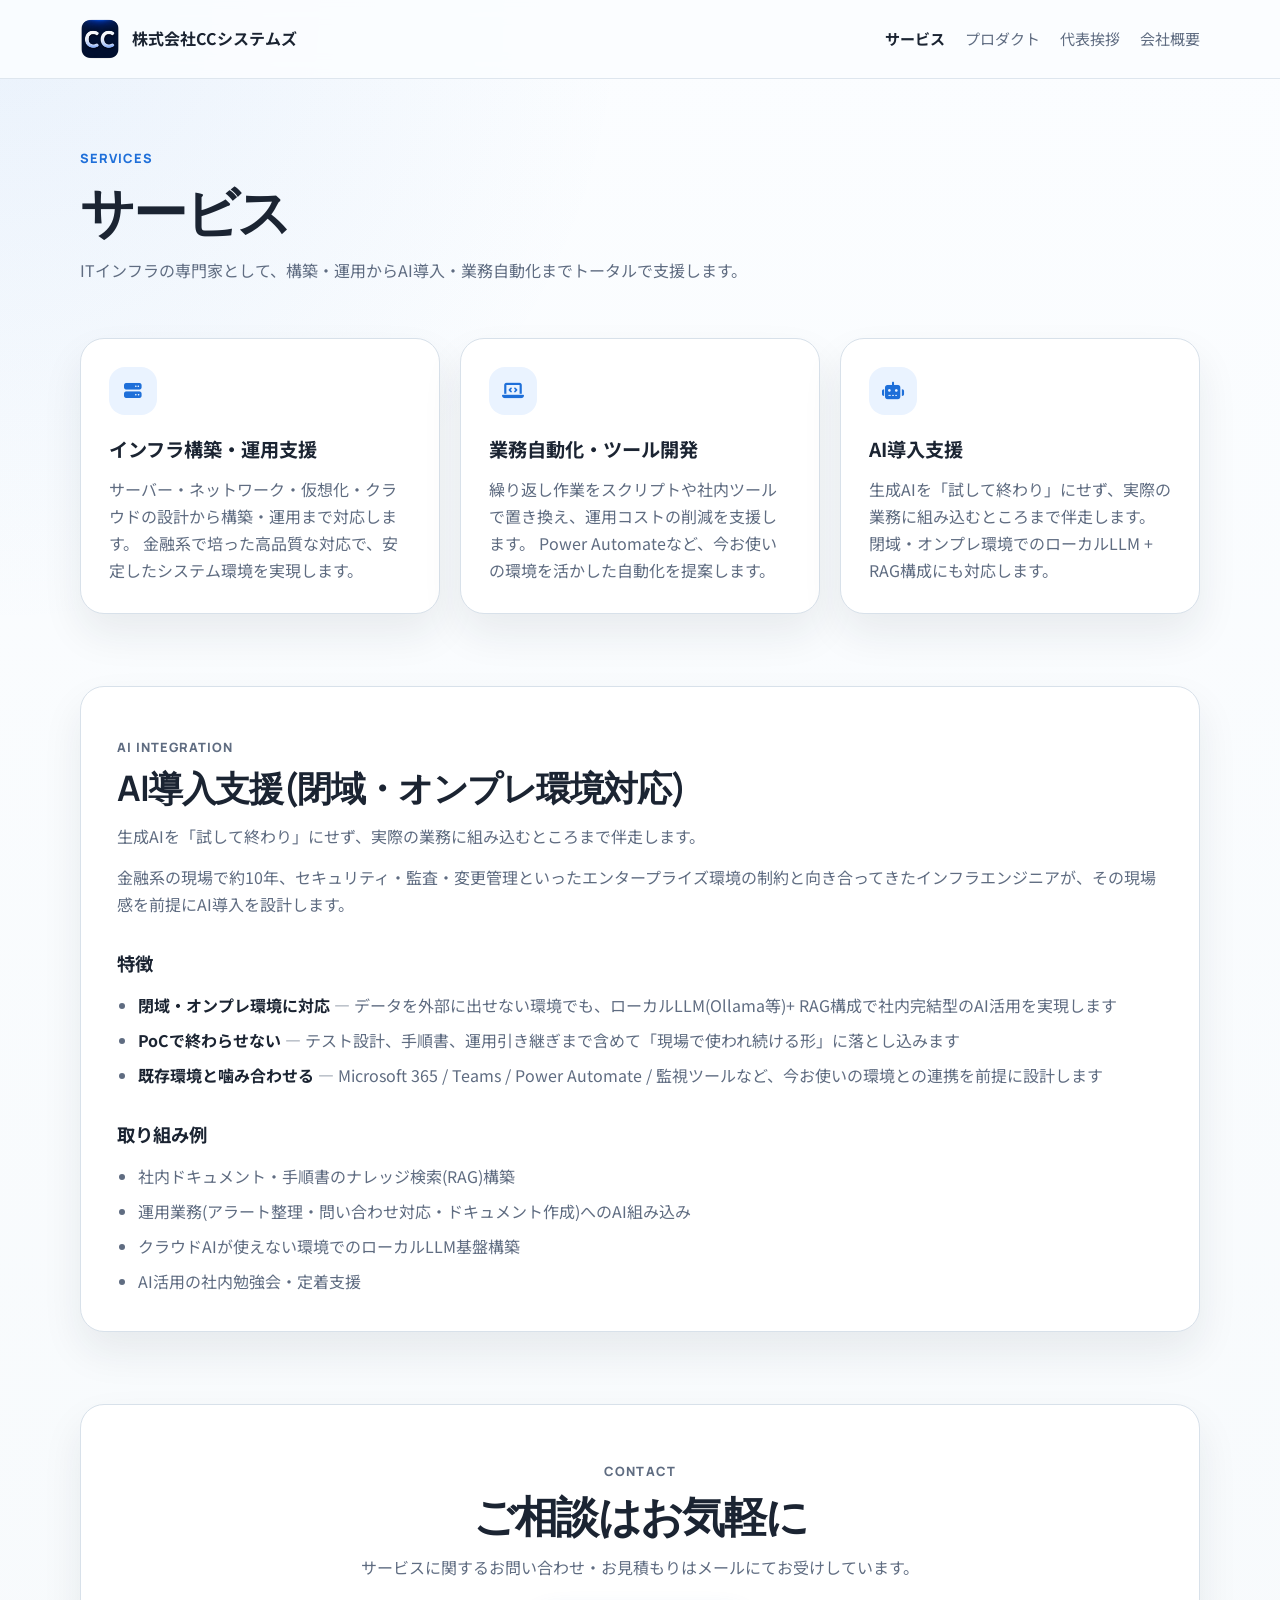
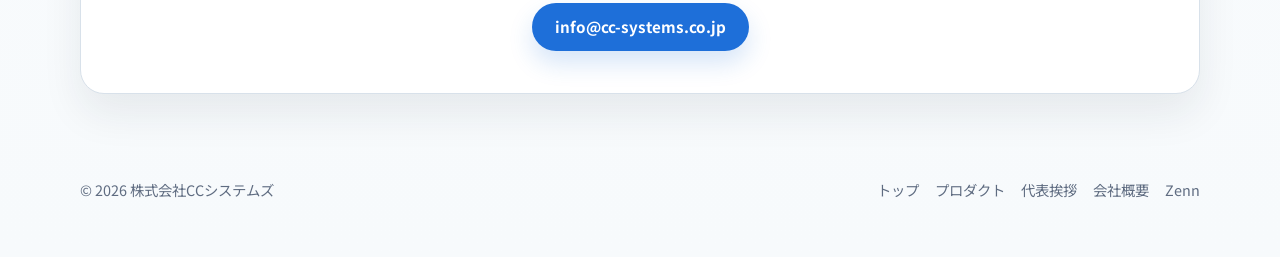
<file: service.html>
<!DOCTYPE html>
<html lang="ja">
<head>
  <meta charset="UTF-8">
  <meta name="viewport" content="width=device-width, initial-scale=1.0">
  <meta name="description" content="CCシステムズのサービス一覧。インフラ構築・運用支援、業務自動化・ツール開発、閉域・オンプレ環境に対応したAI導入支援を提供しています。">
  <title>サービス | 株式会社CCシステムズ</title>
  <link rel="stylesheet" href="index-simple.css">
  <link rel="stylesheet" href="service-simple.css">
  <link rel="icon" type="image/png" href="images/Company_icon.png">
  <link rel="stylesheet" href="https://cdnjs.cloudflare.com/ajax/libs/font-awesome/6.5.0/css/all.min.css">
</head>
<body>
  <header class="site-header">
    <div class="container header-inner">
      <a class="brand" href="index.html">
        <img class="brand-mark" src="images/Company_icon.png" alt="">
        <span class="brand-text">株式会社CCシステムズ</span>
      </a>
      <nav class="site-nav" aria-label="Primary">
        <a class="active" href="service.html" aria-current="page">サービス</a>
        <a href="product.html">プロダクト</a>
        <a href="about.html">代表挨拶</a>
        <a href="company.html">会社概要</a>
      </nav>
    </div>
  </header>

  <main>
    <section class="page-hero">
      <div class="container">
        <p class="section-label">Services</p>
        <h1>サービス</h1>
        <p class="page-lead">
          ITインフラの専門家として、構築・運用からAI導入・業務自動化までトータルで支援します。
        </p>
      </div>
    </section>

    <section class="section">
      <div class="container">
        <div class="card-grid three-column">
          <article class="info-card service-card">
            <div class="card-icon"><i class="fa-solid fa-server"></i></div>
            <h3>インフラ構築・運用支援</h3>
            <p>
              サーバー・ネットワーク・仮想化・クラウドの設計から構築・運用まで対応します。
              金融系で培った高品質な対応で、安定したシステム環境を実現します。
            </p>
          </article>

          <article class="info-card service-card">
            <div class="card-icon"><i class="fa-solid fa-laptop-code"></i></div>
            <h3>業務自動化・ツール開発</h3>
            <p>
              繰り返し作業をスクリプトや社内ツールで置き換え、運用コストの削減を支援します。
              Power Automateなど、今お使いの環境を活かした自動化を提案します。
            </p>
          </article>

          <article class="info-card service-card">
            <div class="card-icon"><i class="fa-solid fa-robot"></i></div>
            <h3>AI導入支援</h3>
            <p>
              生成AIを「試して終わり」にせず、実際の業務に組み込むところまで伴走します。
              閉域・オンプレ環境でのローカルLLM + RAG構成にも対応します。
            </p>
          </article>
        </div>
      </div>
    </section>

    <section class="section" id="ai">
      <div class="container">
        <article class="info-card ai-detail">
          <p class="section-label">AI Integration</p>
          <h2>AI導入支援(閉域・オンプレ環境対応)</h2>
          <p>
            生成AIを「試して終わり」にせず、実際の業務に組み込むところまで伴走します。
          </p>
          <p>
            金融系の現場で約10年、セキュリティ・監査・変更管理といったエンタープライズ環境の制約と向き合ってきたインフラエンジニアが、その現場感を前提にAI導入を設計します。
          </p>

          <h3>特徴</h3>
          <ul>
            <li><strong>閉域・オンプレ環境に対応</strong> — データを外部に出せない環境でも、ローカルLLM(Ollama等)+ RAG構成で社内完結型のAI活用を実現します</li>
            <li><strong>PoCで終わらせない</strong> — テスト設計、手順書、運用引き継ぎまで含めて「現場で使われ続ける形」に落とし込みます</li>
            <li><strong>既存環境と噛み合わせる</strong> — Microsoft 365 / Teams / Power Automate / 監視ツールなど、今お使いの環境との連携を前提に設計します</li>
          </ul>

          <h3>取り組み例</h3>
          <ul>
            <li>社内ドキュメント・手順書のナレッジ検索(RAG)構築</li>
            <li>運用業務(アラート整理・問い合わせ対応・ドキュメント作成)へのAI組み込み</li>
            <li>クラウドAIが使えない環境でのローカルLLM基盤構築</li>
            <li>AI活用の社内勉強会・定着支援</li>
          </ul>
        </article>
      </div>
    </section>

    <section class="section">
      <div class="container">
        <div class="contact-box" id="contact">
          <p class="section-label">Contact</p>
          <h2>ご相談はお気軽に</h2>
          <p>サービスに関するお問い合わせ・お見積もりはメールにてお受けしています。</p>
          <a class="btn btn-primary" href="mailto:info@cc-systems.co.jp">info@cc-systems.co.jp</a>
        </div>
      </div>
    </section>
  </main>

  <footer class="site-footer">
    <div class="container footer-inner">
      <p>© 2026 株式会社CCシステムズ</p>
      <div class="footer-links">
        <a href="index.html">トップ</a>
        <a href="product.html">プロダクト</a>
        <a href="about.html">代表挨拶</a>
        <a href="company.html">会社概要</a>
        <a href="https://zenn.dev/cc_systems" target="_blank" rel="noopener">Zenn</a>
      </div>
    </div>
  </footer>
</body>
</html>
</file>
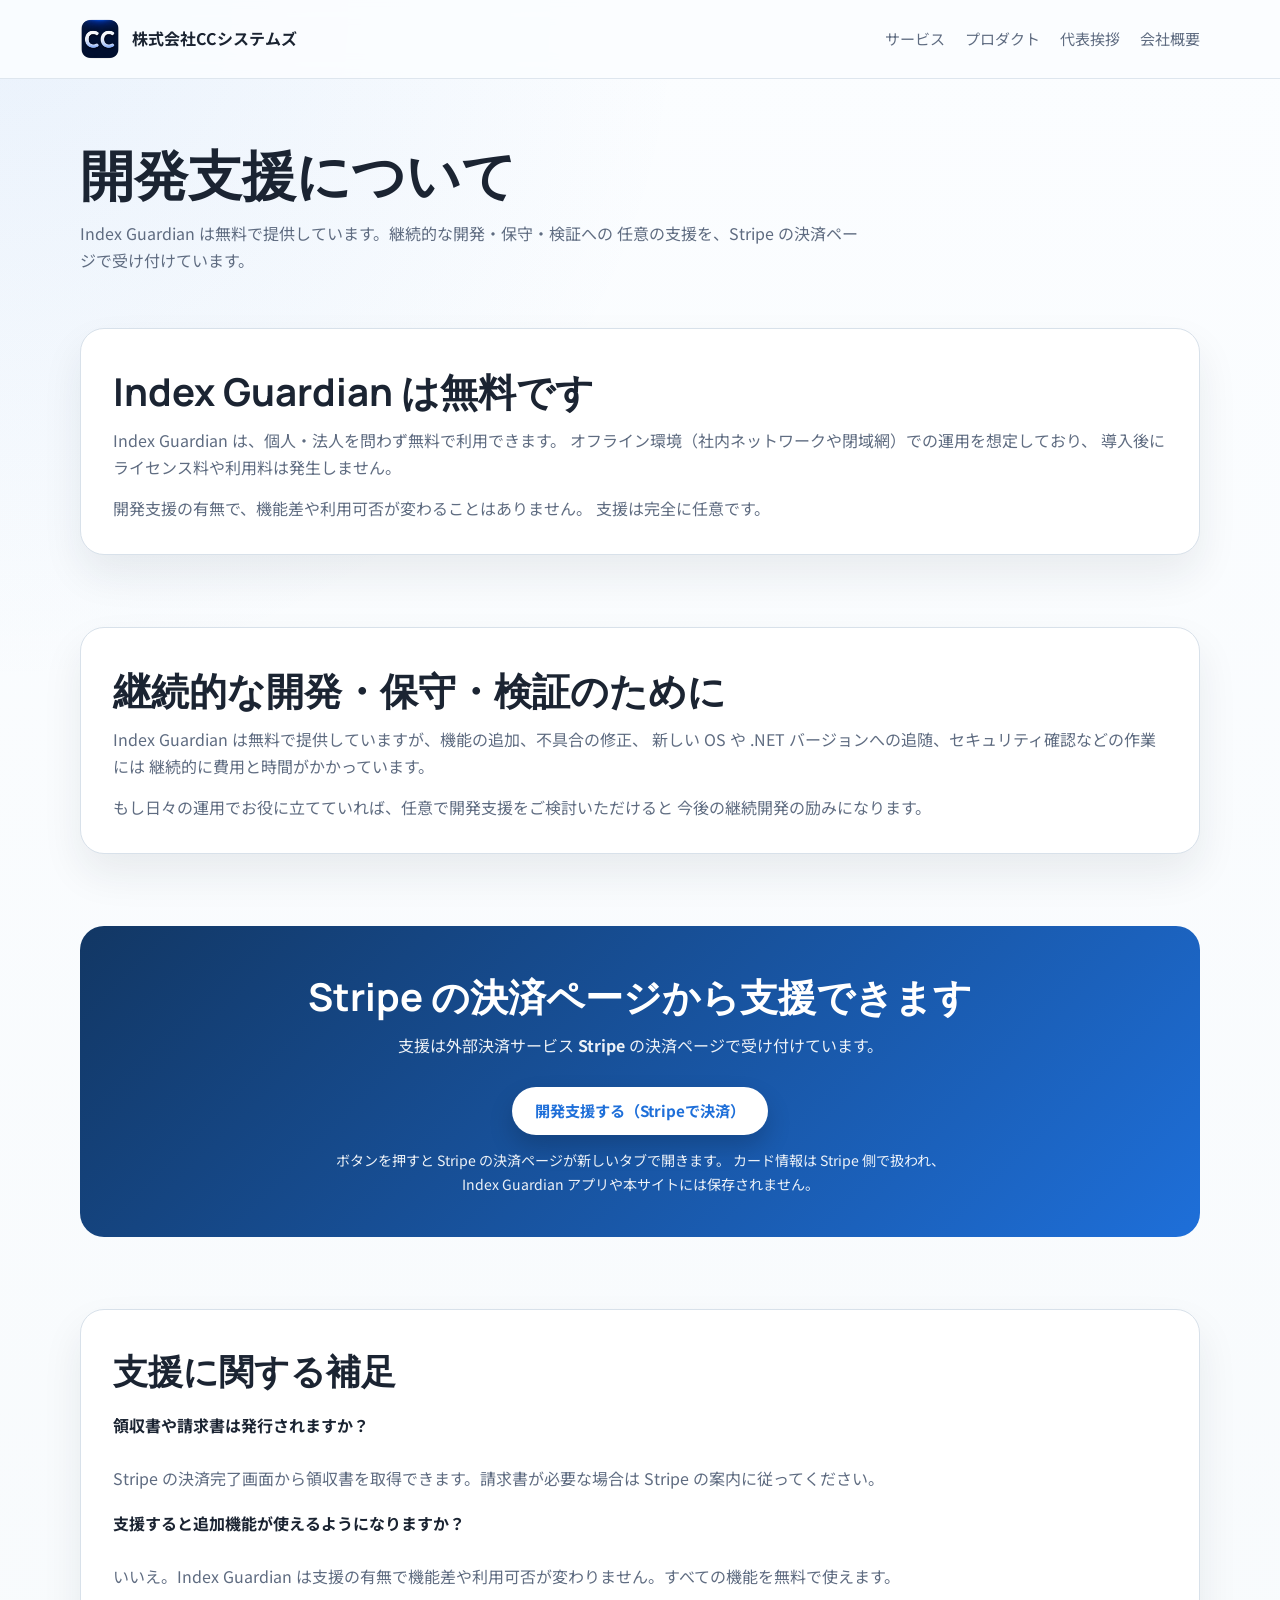
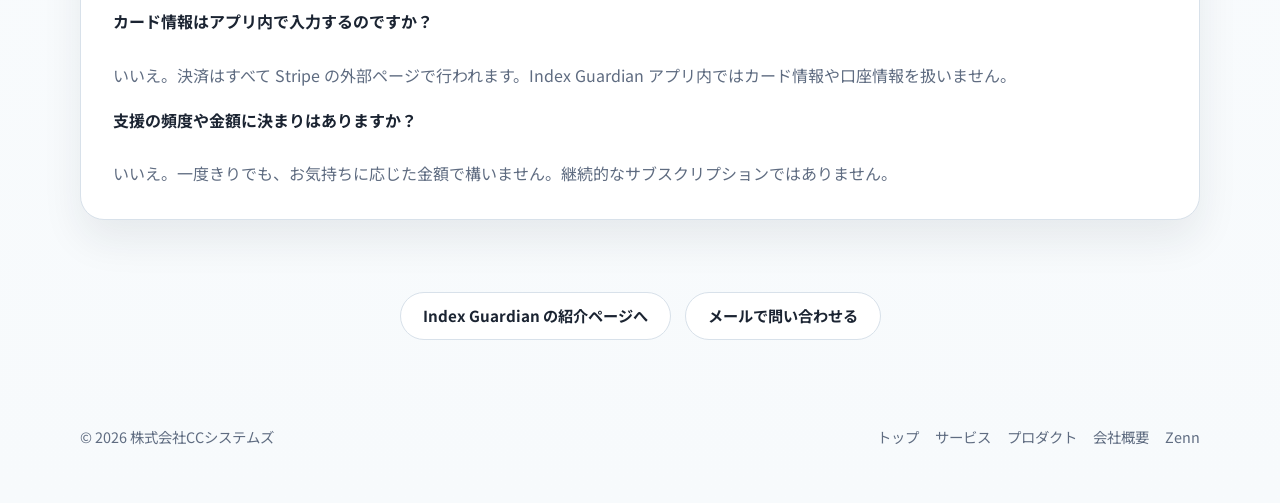
<file: support.html>
<!DOCTYPE html>
<html lang="ja">
<head>
  <meta charset="UTF-8">
  <meta name="viewport" content="width=device-width, initial-scale=1.0">
  <meta name="description" content="Index Guardian の開発支援についてのご案内。無料で提供しているアプリの継続的な開発・保守を、任意の支援で支えていただけます。決済は Stripe の外部ページで行います。">
  <title>開発支援について | Index Guardian | 株式会社CCシステムズ</title>
  <link rel="stylesheet" href="index-simple.css">
  <link rel="stylesheet" href="support-simple.css">
  <link rel="icon" type="image/png" href="images/Company_icon.png">
  <link rel="stylesheet" href="https://cdnjs.cloudflare.com/ajax/libs/font-awesome/6.5.0/css/all.min.css">
</head>
<body>
  <header class="site-header">
    <div class="container header-inner">
      <a class="brand" href="index.html">
        <img class="brand-mark" src="images/Company_icon.png" alt="">
        <span class="brand-text">株式会社CCシステムズ</span>
      </a>
      <nav class="site-nav" aria-label="Primary">
        <a href="service.html">サービス</a>
        <a href="product.html">プロダクト</a>
        <a href="about.html">代表挨拶</a>
        <a href="company.html">会社概要</a>
      </nav>
    </div>
  </header>

  <main>
    <section class="page-hero">
      <div class="container">
        <h1>開発支援について</h1>
        <p class="page-lead">
          Index Guardian は無料で提供しています。継続的な開発・保守・検証への
          任意の支援を、Stripe の決済ページで受け付けています。
        </p>
      </div>
    </section>

    <section class="section">
      <div class="container">
        <div class="support-card">
          <h2>Index Guardian は無料です</h2>
          <p>
            Index Guardian は、個人・法人を問わず無料で利用できます。
            オフライン環境（社内ネットワークや閉域網）での運用を想定しており、
            導入後にライセンス料や利用料は発生しません。
          </p>
          <p>
            開発支援の有無で、機能差や利用可否が変わることはありません。
            支援は完全に任意です。
          </p>
        </div>
      </div>
    </section>

    <section class="section">
      <div class="container">
        <div class="support-card">
          <h2>継続的な開発・保守・検証のために</h2>
          <p>
            Index Guardian は無料で提供していますが、機能の追加、不具合の修正、
            新しい OS や .NET バージョンへの追随、セキュリティ確認などの作業には
            継続的に費用と時間がかかっています。
          </p>
          <p>
            もし日々の運用でお役に立てていれば、任意で開発支援をご検討いただけると
            今後の継続開発の励みになります。
          </p>
        </div>
      </div>
    </section>

    <section class="section">
      <div class="container">
        <div class="support-cta-panel">
          <h2>Stripe の決済ページから支援できます</h2>
          <p>
            支援は外部決済サービス <b>Stripe</b> の決済ページで受け付けています。
          </p>
          <div class="hero-actions">
            <a class="btn btn-primary"
               href="https://buy.stripe.com/9B68wJ5tA55aa5lepp6Ri00"
               target="_blank"
               rel="noopener noreferrer">
              開発支援する（Stripeで決済）
            </a>
          </div>
          <p class="support-cta-note">
            ボタンを押すと Stripe の決済ページが新しいタブで開きます。
            カード情報は Stripe 側で扱われ、Index Guardian アプリや本サイトには保存されません。
          </p>
        </div>
      </div>
    </section>

    <section class="section">
      <div class="container">
        <div class="support-faq">
          <h2>支援に関する補足</h2>
          <dl class="faq-list">
            <dt>領収書や請求書は発行されますか？</dt>
            <dd>Stripe の決済完了画面から領収書を取得できます。請求書が必要な場合は Stripe の案内に従ってください。</dd>

            <dt>支援すると追加機能が使えるようになりますか？</dt>
            <dd>いいえ。Index Guardian は支援の有無で機能差や利用可否が変わりません。すべての機能を無料で使えます。</dd>

            <dt>カード情報はアプリ内で入力するのですか？</dt>
            <dd>いいえ。決済はすべて Stripe の外部ページで行われます。Index Guardian アプリ内ではカード情報や口座情報を扱いません。</dd>

            <dt>支援の頻度や金額に決まりはありますか？</dt>
            <dd>いいえ。一度きりでも、お気持ちに応じた金額で構いません。継続的なサブスクリプションではありません。</dd>
          </dl>
        </div>
      </div>
    </section>

    <section class="section">
      <div class="container">
        <div class="support-footer-actions">
          <a class="btn btn-secondary" href="product.html">Index Guardian の紹介ページへ</a>
          <a class="btn btn-secondary" href="mailto:info@cc-systems.co.jp">メールで問い合わせる</a>
        </div>
      </div>
    </section>
  </main>

  <footer class="site-footer">
    <div class="container footer-inner">
      <p>© 2026 株式会社CCシステムズ</p>
      <div class="footer-links">
        <a href="index.html">トップ</a>
        <a href="service.html">サービス</a>
        <a href="product.html">プロダクト</a>
        <a href="company.html">会社概要</a>
        <a href="https://zenn.dev/cc_systems" target="_blank" rel="noopener">Zenn</a>
      </div>
    </div>
  </footer>
</body>
</html>
</file>
<file: index-simple.css>
@import url("https://fonts.googleapis.com/css2?family=Manrope:wght@500;700;800&family=Noto+Sans+JP:wght@400;500;700;800&display=swap");

:root {
  --bg: #f7fafc;
  --bg-soft: #eef4f8;
  --surface: #ffffff;
  --text: #1b2432;
  --text-soft: #5f6c81;
  --line: #d8e1ea;
  --accent: #1e6fd9;
  --accent-soft: #eaf3ff;
  --shadow: 0 20px 40px rgba(27, 36, 50, 0.08);
}

*,
*::before,
*::after {
  box-sizing: border-box;
}

body {
  margin: 0;
  font-family: "Noto Sans JP", sans-serif;
  color: var(--text);
  background:
    radial-gradient(circle at top left, rgba(30, 111, 217, 0.08), transparent 28%),
    linear-gradient(180deg, #fbfdff 0%, var(--bg) 100%);
  line-height: 1.7;
  -webkit-font-smoothing: antialiased;
}

a {
  color: inherit;
  text-decoration: none;
}

.container {
  width: min(1120px, calc(100% - 48px));
  margin: 0 auto;
}

.site-header {
  position: sticky;
  top: 0;
  z-index: 20;
  background: rgba(251, 253, 255, 0.88);
  backdrop-filter: blur(10px);
  border-bottom: 1px solid rgba(216, 225, 234, 0.8);
}

.header-inner {
  display: flex;
  align-items: center;
  justify-content: space-between;
  gap: 24px;
  min-height: 78px;
}

.brand {
  display: inline-flex;
  align-items: center;
  gap: 12px;
  font-weight: 700;
}

.brand-mark {
  display: block;
  width: 40px;
  height: 40px;
  border-radius: 12px;
  object-fit: cover;
}

.brand-text {
  font-size: 1rem;
}

.site-nav {
  display: flex;
  align-items: center;
  gap: 20px;
  flex-wrap: wrap;
}

.site-nav a {
  color: var(--text-soft);
  font-size: 0.94rem;
}

.site-nav a:hover {
  color: var(--text);
}

.hero {
  padding: 72px 0 56px;
}

.hero-grid {
  display: block;
}

.eyebrow,
.section-label,
.panel-label {
  font-family: "Manrope", sans-serif;
  font-size: 0.8rem;
  font-weight: 800;
  letter-spacing: 0.08em;
  text-transform: uppercase;
}

.eyebrow,
.section-label {
  color: var(--accent);
}

.hero h1,
.section h2,
.contact-box h2,
.product-copy h2 {
  margin: 0;
  font-family: "Manrope", sans-serif;
  letter-spacing: -0.04em;
}

.hero h1 {
  margin-top: 14px;
  font-size: clamp(2.6rem, 6vw, 4.6rem);
  line-height: 1.04;
}

.hero-lead {
  max-width: 980px;
  margin: 22px 0 0;
  font-size: 1.02rem;
  color: var(--text-soft);
}

.hero-lead-line {
  display: block;
  white-space: nowrap;
}

.hero-lead-line + .hero-lead-line {
  margin-top: 2px;
}

.hero-copy {
  max-width: 920px;
}

.hero-actions {
  display: flex;
  gap: 14px;
  flex-wrap: wrap;
  margin-top: 28px;
}

.btn {
  display: inline-flex;
  align-items: center;
  justify-content: center;
  min-height: 48px;
  padding: 0 22px;
  border-radius: 999px;
  font-size: 0.95rem;
  font-weight: 700;
  border: 1px solid transparent;
  white-space: nowrap;
}

.btn-primary {
  background: var(--accent);
  color: #fff;
  box-shadow: 0 12px 24px rgba(30, 111, 217, 0.18);
}

.btn-secondary {
  background: var(--surface);
  border-color: var(--line);
  color: var(--text);
}

.hero-points {
  display: flex;
  flex-wrap: wrap;
  gap: 12px 18px;
  margin-top: 24px;
  color: var(--text-soft);
  font-size: 0.92rem;
}

.hero-points i {
  color: var(--accent);
  margin-right: 6px;
}

.section {
  padding: 30px 0 42px;
}

.section-soft {
  background: rgba(255, 255, 255, 0.45);
}

.section-head {
  max-width: 720px;
  margin-bottom: 28px;
}

.section h2,
.contact-box h2,
.product-copy h2 {
  margin-top: 10px;
  font-size: clamp(2rem, 4vw, 2.7rem);
  line-height: 1.08;
}

.section-copy,
.contact-box p,
.product-copy p {
  margin: 14px 0 0;
  color: var(--text-soft);
}

.card-grid {
  display: grid;
  gap: 20px;
}

.two-column {
  grid-template-columns: repeat(2, minmax(0, 1fr));
}

.three-column {
  grid-template-columns: repeat(3, minmax(0, 1fr));
}

.info-card,
.product-banner,
.contact-box {
  background: var(--surface);
  border: 1px solid var(--line);
  border-radius: 24px;
  box-shadow: var(--shadow);
}

.info-card {
  padding: 28px;
}

.info-card.compact {
  padding: 24px;
}

.card-icon {
  display: inline-flex;
  align-items: center;
  justify-content: center;
  width: 48px;
  height: 48px;
  border-radius: 16px;
  background: var(--accent-soft);
  color: var(--accent);
  font-size: 1.1rem;
}

.info-card h3 {
  margin: 18px 0 0;
  font-size: 1.2rem;
}

.info-card p {
  margin: 10px 0 0;
  color: var(--text-soft);
}

.card-link {
  color: var(--accent);
  font-weight: 700;
  white-space: nowrap;
}

.card-link:hover {
  text-decoration: underline;
}

.product-copy h2,
h2.heading-marker {
  width: fit-content;
  background-image: linear-gradient(
    to top,
    rgba(22, 50, 185, 0.9) 0%,
    rgba(50, 95, 225, 0.45) 55%,
    rgba(90, 140, 240, 0.1) 85%,
    rgba(90, 140, 240, 0) 100%
  );
  background-repeat: no-repeat;
  background-size: 100% 0.55em;
  background-position: 0 92%;
  padding: 0 6px;
  margin-left: -6px;
}

.product-banner {
  display: flex;
  align-items: center;
  justify-content: space-between;
  gap: 24px;
  padding: 30px;
}

.product-actions {
  display: flex;
  flex-wrap: wrap;
  gap: 14px;
  justify-content: flex-end;
}

.contact-box {
  text-align: center;
  padding: 42px 24px;
}

.contact-box .btn {
  margin-top: 22px;
}

.site-footer {
  padding: 28px 0 40px;
}

.footer-inner {
  display: flex;
  justify-content: space-between;
  align-items: center;
  gap: 16px;
  color: var(--text-soft);
  font-size: 0.9rem;
}

.footer-links {
  display: flex;
  flex-wrap: wrap;
  gap: 16px;
}

@media (max-width: 900px) {
  .two-column,
  .three-column,
  .product-banner,
  .footer-inner {
    grid-template-columns: 1fr;
    flex-direction: column;
    align-items: flex-start;
  }

  .header-inner {
    padding: 14px 0;
    align-items: flex-start;
    flex-direction: column;
  }

  .site-nav {
    gap: 12px 18px;
  }

  .hero {
    padding-top: 40px;
  }

  .product-banner,
  .contact-box {
    align-items: flex-start;
    text-align: left;
  }

  .product-actions {
    justify-content: flex-start;
  }
}

@media (max-width: 640px) {
  .container {
    width: min(100% - 32px, 1120px);
  }

  .hero-lead-line {
    white-space: normal;
  }

  .hero-actions {
    flex-direction: column;
  }

  .hero-actions .btn,
  .product-actions .btn,
  .contact-box .btn {
    width: 100%;
  }
}
</file>
<file: about-simple.css>
.site-nav a.active {
  color: var(--text);
  font-weight: 700;
}

.page-hero {
  padding: 56px 0 24px;
}

.page-hero h1 {
  margin: 10px 0 0;
  font-family: "Manrope", sans-serif;
  font-size: clamp(2.2rem, 5vw, 3.4rem);
  letter-spacing: -0.04em;
  line-height: 1.08;
}

.page-lead {
  max-width: 760px;
  margin: 16px 0 0;
  color: var(--text-soft);
  font-size: 1rem;
}

.about-layout {
  display: grid;
  grid-template-columns: minmax(0, 1.35fr) minmax(280px, 0.8fr);
  gap: 24px;
}

.message-card,
.career-card,
.quote-box {
  background: var(--surface);
  border: 1px solid var(--line);
  border-radius: 24px;
  box-shadow: var(--shadow);
}

.message-card,
.career-card {
  padding: 28px;
}

.message-name {
  margin: 0 0 18px;
  font-weight: 700;
  color: var(--accent);
}

.message-card p {
  margin: 0;
  color: var(--text-soft);
}

.message-card p + p {
  margin-top: 14px;
}

.career-card .section-label {
  margin: 0 0 18px;
}

.career-item + .career-item {
  margin-top: 18px;
  padding-top: 18px;
  border-top: 1px solid var(--line);
}

.career-year {
  display: inline-flex;
  align-items: center;
  justify-content: center;
  min-width: 68px;
  min-height: 34px;
  padding: 0 12px;
  border-radius: 999px;
  background: var(--accent-soft);
  color: var(--accent);
  font-family: "Manrope", sans-serif;
  font-size: 0.82rem;
  font-weight: 800;
  letter-spacing: 0.04em;
}

.career-body {
  margin-top: 12px;
}

.career-body strong {
  display: block;
  font-size: 1rem;
}

.career-body p {
  margin: 8px 0 0;
  color: var(--text-soft);
  font-size: 0.95rem;
}

.quote-box {
  padding: 34px 30px;
}

.quote-box h2 {
  margin: 10px 0 0;
  font-family: "Manrope", sans-serif;
  font-size: clamp(1.7rem, 4vw, 2.5rem);
  line-height: 1.2;
  letter-spacing: -0.04em;
}

.quote-box p:last-child {
  margin: 14px 0 0;
  color: var(--text-soft);
}

@media (max-width: 900px) {
  .about-layout {
    grid-template-columns: 1fr;
  }
}

@media (max-width: 640px) {
  .page-hero {
    padding-top: 40px;
  }

  .message-card,
  .career-card,
  .quote-box {
    padding: 24px;
  }
}
</file>
<file: company-simple.css>
.site-nav a.active {
  color: var(--text);
  font-weight: 700;
}

.page-hero {
  padding: 56px 0 24px;
}

.page-hero h1 {
  margin: 10px 0 0;
  font-family: "Manrope", sans-serif;
  font-size: clamp(2.2rem, 5vw, 3.4rem);
  letter-spacing: -0.04em;
  line-height: 1.08;
}

.company-card {
  background: var(--surface);
  border: 1px solid var(--line);
  border-radius: 24px;
  box-shadow: var(--shadow);
  padding: 30px;
}

.company-table {
  width: 100%;
  border-collapse: collapse;
}

.company-table tr + tr {
  border-top: 1px solid var(--line);
}

.company-table th,
.company-table td {
  padding: 18px 0;
  text-align: left;
  vertical-align: top;
}

.company-table th {
  width: 180px;
  color: var(--text-soft);
  font-size: 0.92rem;
  font-weight: 700;
}

.company-table td {
  color: var(--text);
}

@media (max-width: 640px) {
  .page-hero {
    padding-top: 40px;
  }

  .company-card {
    padding: 24px;
  }

  .company-table th,
  .company-table td {
    display: block;
    width: 100%;
    padding: 10px 0;
  }

  .company-table th {
    padding-bottom: 0;
  }
}
</file>
<file: product-simple.css>
.site-nav a.active {
  color: var(--text);
  font-weight: 700;
}

.page-hero {
  padding: 48px 0 32px;
}

.page-hero.hero-dark {
  position: relative;
  isolation: isolate;
  padding: 72px 0 80px;
  margin-bottom: 48px;
  overflow: hidden;
  background:
    radial-gradient(circle at 18% 22%, rgba(53, 180, 255, 0.32), transparent 42%),
    radial-gradient(circle at 82% 78%, rgba(30, 111, 217, 0.42), transparent 48%),
    linear-gradient(135deg, #0b1c3a 0%, #123764 55%, #1e4ea0 100%);
  color: #fff;
}

.hero-bg {
  position: absolute;
  inset: 0;
  z-index: -1;
  pointer-events: none;
}

.hero-grid-pattern {
  position: absolute;
  inset: 0;
  background-image:
    linear-gradient(rgba(255, 255, 255, 0.06) 1px, transparent 1px),
    linear-gradient(90deg, rgba(255, 255, 255, 0.06) 1px, transparent 1px);
  background-size: 56px 56px;
  mask-image: radial-gradient(ellipse 80% 70% at 50% 40%, #000 30%, transparent 80%);
  -webkit-mask-image: radial-gradient(ellipse 80% 70% at 50% 40%, #000 30%, transparent 80%);
}

.hero-orb {
  position: absolute;
  border-radius: 50%;
  filter: blur(60px);
  opacity: 0.55;
}

.hero-orb-1 {
  width: 320px;
  height: 320px;
  top: -80px;
  left: -60px;
  background: radial-gradient(circle, rgba(53, 180, 255, 0.7), transparent 70%);
  animation: orb-float 14s ease-in-out infinite;
}

.hero-orb-2 {
  width: 380px;
  height: 380px;
  bottom: -120px;
  right: -100px;
  background: radial-gradient(circle, rgba(106, 158, 255, 0.55), transparent 70%);
  animation: orb-float 18s ease-in-out infinite reverse;
}

@keyframes orb-float {
  0%, 100% { transform: translate(0, 0); }
  50% { transform: translate(30px, -20px); }
}

.product-headline {
  display: flex;
  align-items: center;
  gap: 20px;
  margin-bottom: 4px;
}

.product-icon-mark {
  position: relative;
  flex-shrink: 0;
  width: 96px;
  height: 96px;
}

.product-icon-mark img {
  position: relative;
  z-index: 1;
  width: 100%;
  height: 100%;
  display: block;
  border-radius: 22px;
  box-shadow:
    0 18px 38px rgba(7, 22, 50, 0.55),
    0 0 0 1px rgba(255, 255, 255, 0.08);
}

.product-icon-glow {
  position: absolute;
  inset: -18px;
  z-index: 0;
  border-radius: 50%;
  background: radial-gradient(circle, rgba(53, 180, 255, 0.55), transparent 70%);
  filter: blur(18px);
}

.product-headline-text {
  display: flex;
  flex-direction: column;
}

.page-hero h1 {
  margin: 6px 0 0;
  font-family: "Manrope", sans-serif;
  font-size: clamp(2.4rem, 5.5vw, 3.6rem);
  letter-spacing: -0.04em;
  line-height: 1.04;
}

.hero-dark h1 {
  color: #ffffff;
}

.hero-dark .section-label {
  color: #6ab1ff;
}

.hero-tagline {
  margin: 18px 0 0;
  font-size: clamp(1.3rem, 2.4vw, 1.7rem);
  font-weight: 700;
  color: var(--text);
  letter-spacing: -0.01em;
}

.hero-dark .hero-tagline {
  color: #ffffff;
}

.page-lead {
  max-width: 780px;
  margin: 16px 0 0;
  color: var(--text-soft);
  font-size: 0.95rem;
}

.hero-dark .page-lead {
  color: rgba(232, 240, 255, 0.85);
}

.hero-grid {
  display: grid;
  grid-template-columns: minmax(0, 1fr) minmax(320px, 1fr);
  gap: 36px;
  align-items: center;
}

.hero-grid .app-shot {
  margin: 0;
  overflow: hidden;
  border: 1px solid var(--line);
  border-radius: 20px;
  background: #fff;
  box-shadow: 0 24px 48px rgba(27, 36, 50, 0.14);
}

.hero-grid .app-shot img {
  width: 100%;
  height: auto;
  display: block;
}

.hero-grid .app-shot.app-shot-floating {
  border: 1px solid rgba(255, 255, 255, 0.12);
  background: rgba(255, 255, 255, 0.04);
  box-shadow:
    0 40px 80px rgba(0, 0, 0, 0.45),
    0 0 0 1px rgba(106, 177, 255, 0.18) inset;
  transform: perspective(1400px) rotateY(-4deg) rotateX(2deg);
  transition: transform 0.5s ease;
}

.hero-grid .app-shot.app-shot-floating:hover {
  transform: perspective(1400px) rotateY(0) rotateX(0);
}

.hero-dark .badge {
  background: rgba(255, 255, 255, 0.08);
  border-color: rgba(255, 255, 255, 0.18);
  color: #ffffff;
  backdrop-filter: blur(8px);
  -webkit-backdrop-filter: blur(8px);
  box-shadow: 0 4px 16px rgba(7, 22, 50, 0.3);
}

.hero-dark .badge i {
  color: #6ab1ff;
}

.hero-dark .btn-primary {
  background: linear-gradient(135deg, #35b4ff 0%, #1e6fd9 100%);
  border-color: transparent;
  box-shadow: 0 14px 32px rgba(53, 180, 255, 0.42);
}

.hero-dark .btn-secondary {
  background: rgba(255, 255, 255, 0.08);
  border-color: rgba(255, 255, 255, 0.28);
  color: #ffffff;
  backdrop-filter: blur(8px);
  -webkit-backdrop-filter: blur(8px);
}

.hero-dark .btn-secondary:hover {
  background: rgba(255, 255, 255, 0.16);
}

.support-inline-link {
  display: inline-flex;
  align-items: center;
  gap: 8px;
  margin-top: 18px;
  color: var(--accent);
  font-weight: 700;
  font-size: 0.92rem;
}

.hero-dark .support-inline-link {
  color: #c9e3ff;
}

.support-inline-link i.fa-heart {
  color: #ff6b6b;
}

.support-inline-chevron {
  font-size: 0.7rem;
}

.btn .fa-download,
.btn .fa-window-maximize,
.btn .fa-heart {
  margin-right: 8px;
}

.support-link-panel,
.product-showcase,
.summary-card,
.table-card,
.note-panel {
  background: var(--surface);
  border: 1px solid var(--line);
  border-radius: 24px;
  box-shadow: var(--shadow);
}

.support-link-panel {
  position: relative;
  overflow: hidden;
  padding: 42px;
  background: linear-gradient(135deg, #123764 0%, #1e6fd9 58%, #35b4ff 100%);
  border: 0;
  color: #fff;
  box-shadow: 0 28px 64px rgba(30, 111, 217, 0.28);
}

.support-link-panel::before {
  content: "";
  position: absolute;
  top: -80px;
  right: -120px;
  width: 56%;
  height: 220px;
  background: linear-gradient(135deg, rgba(255, 255, 255, 0.28), rgba(255, 255, 255, 0));
  transform: rotate(-12deg);
}

.support-link-panel > * {
  position: relative;
  z-index: 1;
}

.product-showcase {
  display: grid;
  grid-template-columns: minmax(0, 1.05fr) minmax(320px, 0.95fr);
  gap: 28px;
  align-items: center;
  padding: 32px;
}

.support-link-panel h2,
.product-showcase h2,
.summary-card h3,
.table-card h3,
.note-panel h2 {
  margin: 10px 0 0;
  font-family: "Manrope", sans-serif;
  letter-spacing: -0.04em;
}

.support-link-panel h2 {
  font-size: clamp(1.6rem, 3vw, 2.2rem);
  letter-spacing: 0;
  overflow-wrap: anywhere;
  color: #fff;
}

.product-showcase h2,
.note-panel h2 {
  font-size: clamp(2rem, 4vw, 2.8rem);
  line-height: 1.08;
}

.support-link-panel p,
.product-showcase p,
.summary-card p,
.table-card p {
  color: var(--text-soft);
}

.support-link-panel p {
  margin: 14px 0 0;
}

.support-link-panel .section-label {
  color: rgba(255, 255, 255, 0.82);
}

.support-link-panel p,
.support-link-note {
  color: rgba(255, 255, 255, 0.92);
}

.product-showcase p + p,
.summary-card p + p,
.table-card p + p {
  margin-top: 12px;
}

.support-link-note {
  font-size: 0.9rem;
}

.support-link-panel .btn-secondary {
  background: #fff;
  border-color: #fff;
  color: var(--accent);
  box-shadow: 0 16px 30px rgba(0, 0, 0, 0.22);
}

.badge-list {
  display: flex;
  flex-wrap: wrap;
  gap: 10px;
  margin-top: 22px;
}

.badge {
  display: inline-flex;
  align-items: center;
  gap: 6px;
  min-height: 38px;
  padding: 0 16px;
  border-radius: 999px;
  background: #fff;
  border: 1px solid var(--line);
  color: var(--text);
  font-size: 0.88rem;
  font-weight: 700;
  box-shadow: 0 4px 10px rgba(27, 36, 50, 0.04);
}

.badge i {
  color: var(--accent);
  font-size: 0.92rem;
}

h2.section-title-center {
  text-align: center;
  margin: 0;
  font-family: "Manrope", sans-serif;
  font-size: clamp(1.6rem, 3.4vw, 2.1rem);
  letter-spacing: -0.02em;
}

.section-heading {
  text-align: center;
  margin-bottom: 48px;
}

.section-eyebrow {
  margin: 0 0 12px;
  font-family: "Manrope", sans-serif;
  font-size: 0.78rem;
  font-weight: 800;
  letter-spacing: 0.18em;
  text-transform: uppercase;
  color: var(--accent);
}

.section-heading::after {
  content: "";
  display: block;
  width: 56px;
  height: 3px;
  margin: 18px auto 0;
  border-radius: 999px;
  background: linear-gradient(90deg, #35b4ff 0%, #1e6fd9 100%);
}

.spec-table-wrap {
  width: 100%;
  margin: 0 auto;
  background: var(--surface);
  border: 1px solid var(--line);
  border-radius: 18px;
  overflow: hidden;
  box-shadow: 0 8px 22px rgba(27, 36, 50, 0.05);
}

.spec-table {
  width: 100%;
  border-collapse: collapse;
}

.spec-table tr + tr {
  border-top: 1px solid var(--line);
}

.spec-table th,
.spec-table td {
  padding: 18px 24px;
  text-align: left;
  vertical-align: top;
  font-size: 0.95rem;
  line-height: 1.7;
}

.spec-table th {
  width: 220px;
  background: var(--accent-soft);
  color: var(--text);
  font-weight: 700;
  white-space: nowrap;
}

.spec-table th i {
  margin-right: 10px;
  color: var(--accent);
  width: 18px;
  text-align: center;
}

.spec-table td {
  color: var(--text);
}

.spec-note {
  display: inline-block;
  margin-top: 4px;
  color: var(--text-soft);
  font-size: 0.85rem;
}

@media (max-width: 640px) {
  .spec-table th,
  .spec-table td {
    display: block;
    width: 100%;
    padding: 12px 18px;
  }

  .spec-table th {
    width: auto;
    border-bottom: 1px solid var(--line);
  }
}

.section.section-frame {
  padding: 24px 0;
}

.section-frame > .container {
  padding: 56px clamp(24px, 4vw, 48px);
  background: linear-gradient(180deg, #fbfdff 0%, #eff5fb 100%);
  border: 1px solid rgba(30, 111, 217, 0.14);
  border-radius: 28px;
  box-shadow: 0 16px 36px rgba(27, 36, 50, 0.06);
}

.problem-grid {
  display: grid;
  grid-template-columns: repeat(4, minmax(0, 1fr));
  gap: 18px;
}

.problem-card,
.feature-card {
  background: var(--surface);
  border: 1px solid var(--line);
  border-radius: 20px;
  padding: 26px 22px;
  box-shadow: var(--shadow);
  text-align: center;
}

.problem-card .card-icon,
.feature-card .card-icon {
  margin: 0 auto 14px;
  width: 56px;
  height: 56px;
  display: inline-flex;
  align-items: center;
  justify-content: center;
  border-radius: 16px;
  background: var(--accent-soft);
  color: var(--accent);
  font-size: 1.4rem;
}

.problem-card h3,
.feature-card h3 {
  margin: 0 0 10px;
  font-size: 1.05rem;
  font-weight: 700;
  color: var(--text);
}

.problem-card p,
.feature-card p {
  margin: 0;
  color: var(--text-soft);
  font-size: 0.9rem;
  line-height: 1.7;
}

.feature-grid {
  display: grid;
  grid-template-columns: repeat(4, minmax(0, 1fr));
  gap: 16px;
}

.feature-card {
  padding: 24px 18px;
}

.support-banner {
  position: relative;
  display: grid;
  grid-template-columns: minmax(180px, 220px) minmax(0, 1fr) minmax(220px, 280px);
  gap: 28px;
  align-items: center;
  padding: 36px 40px;
  border-radius: 24px;
  background: linear-gradient(135deg, #faf1e0 0%, #f3e3c8 100%);
  border: 1px solid #e8d4ad;
  overflow: hidden;
}

.support-banner > * {
  position: relative;
  z-index: 1;
}

.support-banner-art {
  display: flex;
  align-items: center;
  justify-content: center;
}

.support-banner-art img {
  width: 100%;
  max-width: 220px;
  height: auto;
  display: block;
}

.support-banner-body h2 {
  margin: 0 0 12px;
  color: #123764;
  font-family: "Manrope", sans-serif;
  font-size: clamp(1.4rem, 2.6vw, 1.8rem);
  letter-spacing: -0.02em;
  line-height: 1.2;
}

.support-banner-body p {
  margin: 4px 0;
  color: #5f6c81;
  font-size: 0.92rem;
  line-height: 1.7;
}

.support-checklist {
  list-style: none;
  margin: 16px 0 0;
  padding: 0;
  display: grid;
  gap: 8px;
}

.support-checklist li {
  display: flex;
  align-items: center;
  gap: 10px;
  color: var(--text);
  font-size: 0.92rem;
  font-weight: 500;
}

.support-checklist i {
  color: #ff8a3d;
  font-size: 1.05rem;
}

.support-banner-action {
  display: flex;
  flex-direction: column;
  align-items: center;
  gap: 12px;
}

.btn-support {
  display: inline-flex;
  align-items: center;
  justify-content: center;
  gap: 10px;
  min-height: 56px;
  padding: 0 32px;
  border-radius: 999px;
  background: linear-gradient(135deg, #ffa64d 0%, #ff6b3d 100%);
  color: #fff;
  font-size: 1rem;
  font-weight: 700;
  border: none;
  box-shadow: 0 14px 28px rgba(255, 107, 61, 0.32);
  white-space: nowrap;
}

.btn-support i {
  font-size: 1.1rem;
  margin-right: 0;
}

.support-banner-note {
  margin: 0;
  font-size: 0.8rem;
  color: var(--text-soft);
  text-align: center;
}

.trust-grid {
  display: grid;
  grid-template-columns: repeat(3, minmax(0, 1fr));
  gap: 16px;
  padding: 22px;
  background: var(--surface);
  border: 1px solid var(--line);
  border-radius: 20px;
  box-shadow: var(--shadow);
}

.trust-item {
  display: flex;
  align-items: flex-start;
  gap: 14px;
}

.trust-item > i {
  flex-shrink: 0;
  width: 44px;
  height: 44px;
  display: inline-flex;
  align-items: center;
  justify-content: center;
  border-radius: 12px;
  background: var(--accent-soft);
  color: var(--accent);
  font-size: 1.1rem;
}

.trust-item h3 {
  margin: 0 0 4px;
  font-size: 0.98rem;
}

.trust-item p {
  margin: 0;
  font-size: 0.85rem;
  color: var(--text-soft);
  line-height: 1.6;
}

.app-shot {
  margin: 0;
  overflow: hidden;
  border: 1px solid var(--line);
  border-radius: 20px;
  background: #fff;
  box-shadow: 0 20px 40px rgba(27, 36, 50, 0.12);
}

.app-shot img {
  width: 100%;
  height: auto;
  display: block;
}

.shot-caption {
  margin: 0;
  padding: 14px 18px;
  border-top: 1px solid var(--line);
  background: #fbfdff;
  color: var(--text-soft);
  font-size: 0.9rem;
}

.summary-grid {
  display: grid;
  grid-template-columns: repeat(2, minmax(0, 1fr));
  gap: 20px;
}

.summary-card,
.table-card {
  padding: 28px;
}

.summary-card h3,
.table-card h3 {
  margin-top: 0;
  font-size: 1.2rem;
}

.info-list {
  margin: 18px 0 0;
  padding: 0;
  list-style: none;
  display: grid;
  gap: 12px;
}

.info-list li {
  display: flex;
  gap: 10px;
  color: var(--text-soft);
}

.info-list i {
  margin-top: 6px;
  color: var(--accent);
}

.table-wrap {
  overflow-x: auto;
}

.role-table {
  width: 100%;
  border-collapse: collapse;
}

.role-table tr + tr {
  border-top: 1px solid var(--line);
}

.role-table th,
.role-table td {
  padding: 16px 0;
  text-align: left;
  vertical-align: top;
}

.role-table th {
  width: 170px;
  color: var(--text-soft);
  font-size: 0.92rem;
  font-weight: 700;
}

.note-panel {
  padding: 32px;
  background: linear-gradient(135deg, #123764 0%, #1e6fd9 100%);
  border: none;
  color: #fff;
}

.note-panel p {
  margin: 14px 0 0;
  color: rgba(255, 255, 255, 0.88);
}

.note-list {
  margin: 22px 0 0;
  padding: 0;
  list-style: none;
  display: grid;
  gap: 12px;
}

.note-list li {
  display: flex;
  gap: 10px;
  color: rgba(255, 255, 255, 0.9);
}

.note-list i {
  margin-top: 6px;
}

@media (max-width: 1080px) {
  .feature-grid {
    grid-template-columns: repeat(3, minmax(0, 1fr));
  }
  .problem-grid {
    grid-template-columns: repeat(2, minmax(0, 1fr));
  }
}

@media (max-width: 900px) {
  .hero-grid,
  .product-showcase,
  .summary-grid,
  .trust-grid {
    grid-template-columns: 1fr;
  }

  .page-hero.hero-dark {
    padding: 56px 0 64px;
  }

  .product-icon-mark {
    width: 80px;
    height: 80px;
  }

  .app-shot-floating {
    transform: none;
  }

  .support-banner {
    grid-template-columns: 1fr;
    text-align: center;
    padding: 32px 28px;
  }

  .support-banner-art {
    margin: 0 auto;
  }

  .support-checklist li {
    justify-content: center;
  }

  .support-banner::after {
    display: none;
  }
}

@media (max-width: 640px) {
  .page-hero {
    padding-top: 40px;
  }

  .support-link-panel,
  .product-showcase,
  .summary-card,
  .table-card,
  .note-panel {
    padding: 24px;
  }

  .support-link-panel {
    padding: 30px 24px;
  }

  .support-link-panel .hero-actions .btn {
    width: 100%;
  }

  .feature-grid,
  .problem-grid {
    grid-template-columns: 1fr;
  }

  .role-table th,
  .role-table td {
    display: block;
    width: 100%;
    padding: 10px 0;
  }

  .role-table th {
    padding-bottom: 0;
  }
}
</file>
<file: service-simple.css>
.site-nav a.active {
  color: var(--text);
  font-weight: 700;
}

.page-hero {
  padding: 56px 0 24px;
}

.page-hero h1 {
  margin: 10px 0 0;
  font-family: "Manrope", sans-serif;
  font-size: clamp(2.2rem, 5vw, 3.4rem);
  letter-spacing: -0.04em;
  line-height: 1.08;
}

.page-lead {
  max-width: 760px;
  margin: 16px 0 0;
  color: var(--text-soft);
  font-size: 1rem;
}

.service-card p {
  max-width: 480px;
}

#ai {
  scroll-margin-top: 90px;
}

.ai-detail {
  padding: 36px;
}

.ai-detail h2 {
  margin: 10px 0 0;
  font-family: "Manrope", sans-serif;
  letter-spacing: -0.04em;
  font-size: clamp(1.7rem, 3.5vw, 2.2rem);
  line-height: 1.15;
}

.ai-detail > p {
  margin: 14px 0 0;
  color: var(--text-soft);
}

.ai-detail h3 {
  margin: 30px 0 0;
  font-size: 1.15rem;
}

.ai-detail ul {
  margin: 12px 0 0;
  padding-left: 1.3em;
  color: var(--text-soft);
}

.ai-detail li + li {
  margin-top: 8px;
}

.ai-detail li strong {
  color: var(--text);
}

@media (max-width: 640px) {
  .ai-detail {
    padding: 26px 22px;
  }
}

@media (max-width: 640px) {
  .page-hero {
    padding-top: 40px;
  }
}
</file>
<file: support-simple.css>
.site-nav a.active {
  color: var(--text);
  font-weight: 700;
}

.page-hero {
  padding: 56px 0 24px;
}

.page-hero h1 {
  margin: 10px 0 0;
  font-family: "Manrope", sans-serif;
  font-size: clamp(2.2rem, 5vw, 3.4rem);
  letter-spacing: 0;
  line-height: 1.08;
  overflow-wrap: anywhere;
}

.page-lead {
  max-width: 780px;
  margin: 16px 0 0;
  color: var(--text-soft);
  font-size: 1rem;
  overflow-wrap: anywhere;
}

.support-card {
  background: var(--surface);
  border: 1px solid var(--line);
  border-radius: 24px;
  box-shadow: var(--shadow);
  padding: 32px;
}

.support-card h2 {
  margin: 10px 0 0;
  font-family: "Manrope", sans-serif;
  font-size: clamp(1.8rem, 3.5vw, 2.4rem);
  letter-spacing: 0;
  overflow-wrap: anywhere;
}

.support-card p {
  margin: 14px 0 0;
  color: var(--text-soft);
  overflow-wrap: anywhere;
}

.support-cta-panel {
  background: linear-gradient(135deg, #123764 0%, #1e6fd9 100%);
  border-radius: 24px;
  padding: 40px 32px;
  color: #fff;
  text-align: center;
}

.support-cta-panel .section-label {
  color: rgba(255, 255, 255, 0.85);
}

.support-cta-panel h2 {
  margin: 10px 0 0;
  font-family: "Manrope", sans-serif;
  font-size: clamp(1.8rem, 3.5vw, 2.4rem);
  letter-spacing: 0;
  overflow-wrap: anywhere;
}

.support-cta-panel p {
  margin: 14px auto 0;
  max-width: 640px;
  color: rgba(255, 255, 255, 0.92);
  overflow-wrap: anywhere;
}

.support-cta-panel .hero-actions {
  justify-content: center;
}

.support-cta-panel .btn-primary {
  background: #fff;
  color: var(--accent);
  box-shadow: 0 12px 24px rgba(0, 0, 0, 0.18);
}

.support-cta-note {
  margin-top: 18px;
  font-size: 0.88rem;
  color: rgba(255, 255, 255, 0.85);
}

.support-faq {
  background: var(--surface);
  border: 1px solid var(--line);
  border-radius: 24px;
  box-shadow: var(--shadow);
  padding: 32px;
}

.support-faq h2 {
  margin: 10px 0 22px;
  font-family: "Manrope", sans-serif;
  font-size: clamp(1.6rem, 3vw, 2.2rem);
  letter-spacing: 0;
  overflow-wrap: anywhere;
}

.faq-list {
  margin: 0;
  display: grid;
  gap: 18px;
}

.faq-list dt {
  font-weight: 700;
  color: var(--text);
}

.faq-list dd {
  margin: 8px 0 0;
  color: var(--text-soft);
  overflow-wrap: anywhere;
}

.support-footer-actions {
  display: flex;
  flex-wrap: wrap;
  gap: 14px;
  justify-content: center;
}

@media (max-width: 640px) {
  .page-hero {
    padding-top: 40px;
  }

  .support-card,
  .support-cta-panel,
  .support-faq {
    padding: 24px;
  }

  .support-footer-actions {
    flex-direction: column;
  }

  .support-footer-actions .btn {
    width: 100%;
  }

  .support-cta-panel .btn {
    width: 100%;
    min-height: auto;
    padding: 12px 18px;
    white-space: normal;
  }
}
</file>
